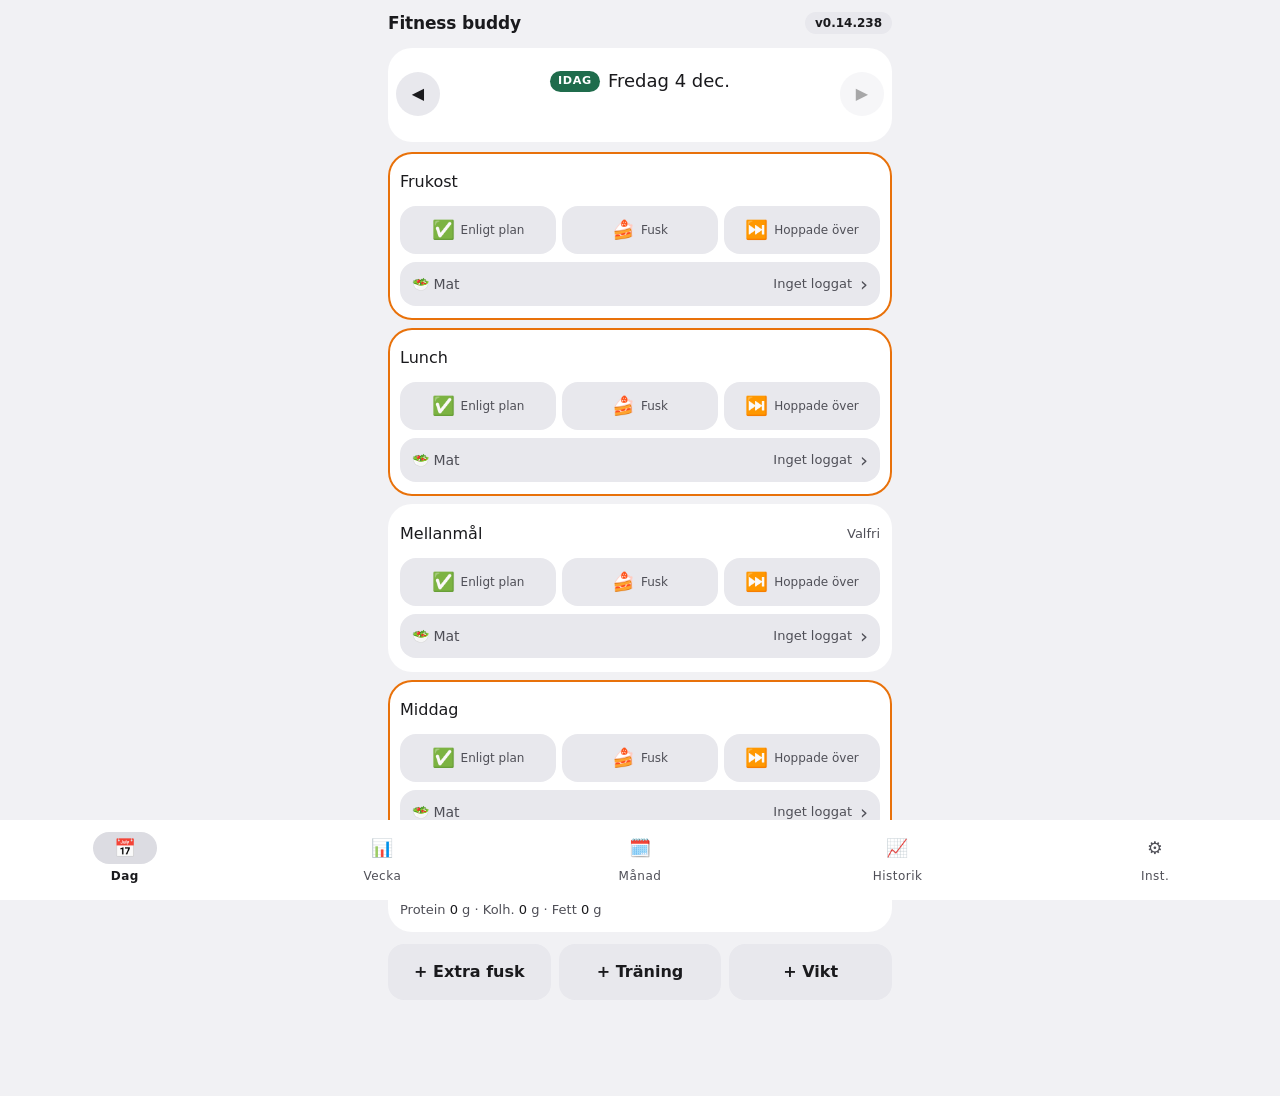
<file: index.html>
<!doctype html>
<html lang="sv">
<head>
  <meta charset="utf-8">
  <meta name="viewport" content="width=device-width, initial-scale=1, maximum-scale=1, viewport-fit=cover">
  <meta http-equiv="Content-Security-Policy" content="default-src 'none'; script-src 'self'; style-src 'self'; connect-src 'none'; img-src 'self'; manifest-src 'self'; worker-src 'self'; object-src 'none'; base-uri 'none'; form-action 'none'; require-trusted-types-for 'script'">
  <meta name="referrer" content="no-referrer">
  <meta name="color-scheme" content="light dark">
  <meta name="theme-color" content="#f1f1f4" media="(prefers-color-scheme: light)">
  <meta name="theme-color" content="#0e0e10" media="(prefers-color-scheme: dark)">
  <title>Fitness buddy</title>
  <link rel="manifest" href="manifest.webmanifest">
  <link rel="icon" href="icons/icon.svg">
  <link rel="apple-touch-icon" href="icons/icon-180.png">
  <link rel="stylesheet" href="styles.css">
</head>
<body>
  <div id="status" role="status" aria-live="polite"></div>
  <header class="topbar">
    <span class="brand">Fitness buddy</span>
    <span id="version" class="version" aria-label="Appversion"></span>
  </header>
  <main id="app"></main>
  <nav class="tabbar" aria-label="Vyer">
    <a class="tab" href="#today" data-view="today"><span aria-hidden="true">📅</span>Dag</a>
    <a class="tab" href="#week" data-view="week"><span aria-hidden="true">📊</span>Vecka</a>
    <a class="tab" href="#history" data-view="history"><span aria-hidden="true">🗓️</span>Månad</a>
    <a class="tab" href="#trend" data-view="trend"><span aria-hidden="true">📈</span>Historik</a>
    <a class="tab" href="#settings" data-view="settings"><span aria-hidden="true">⚙️</span>Inst.</a>
  </nav>
  <!-- In-app manual (Inställningar → Hjälp), cloned by helpCard() in views/settings.js. Same text as docs/MANUAL.md – change both together. -->
  <template id="help-tpl">
    <section class="card help">
      <h2>Hjälp</h2>
      <details><summary>Kom igång</summary>
        <p>Vanorna är huvudsaken: tryck ✅ Enligt plan, 🍰 Fusk eller ⏭️ Hoppade över på varje måltid i Idag. Kalorierna är ett stöd när du vill räkna på dina basmåltider.</p>
        <p>Under Inställningar → Vanor skriver du din plan (visas överst i Idag), sätter gränsen för en lyckad dag och ändrar måltider och orsaker.</p>
        <p>Flyttar du från Följ planen: se Flytta från Följ planen nedan.</p>
      </details>
      <details><summary>Varför din data är säker här</summary>
        <p>Här finns vikt, vanor, vad du äter och hur ofta du fuskar. Sådant ska inte hamna hos ett företag, en annonsör eller en hackare.</p>
        <p>Ingen server att hacka. De flesta stora läckor sker när ett företags databas med miljontals användares uppgifter hackas. Här finns ingen sådan databas: din data finns bara i din telefon. Den som vill åt den måste komma åt just din telefon.</p>
        <p>Inget att sälja. Många gratisappar – och även betalappar – tjänar pengar på din data eller delar den med partner för annonser och analys. Den här appen har inget konto, ingen analys, ingen reklam och inga spårare. Webbläsaren spärrar dessutom tekniskt alla anrop ut, så datan kan inte skickas iväg ens av misstag.</p>
        <p>Låst backup. Backup-filen krypteras med AES-256 och ditt lösenord. Lägger du den i molnet ser molntjänsten bara obegriplig data.</p>
        <p>Öppen kod. All kod ligger öppet på GitHub och kan granskas av vem som helst.</p>
        <p>Ärligt: inget är 100 % säkert. Det som återstår är din egen telefon – lås den med kod och håll den uppdaterad – ett svagt backup-lösenord, och att appens kod på GitHub Pages inte ändras av någon obehörig. Men för den här sortens uppgifter finns inget säkrare praktiskt sätt än att de aldrig lämnar telefonen.</p>
      </details>
      <details><summary>Vanor</summary>
        <p>Tomma måltider visas som en rad – tryck på raden för att se knapparna och Mat. Tryck på utfallet för måltiden. Tryck igen på samma för att ta bort det.</p>
        <p>Vid 🍰 Fusk: välj en orsak (t.ex. Utemat eller Sug) och skriv gärna en kort anteckning. Vid Snacks eller Utemat kan du välja hur mycket (t.ex. Lite ≈ 250, en Magnum) – då loggas kcal i måltiden. Tryck igen för att ta bort.</p>
        <p>Ifyllda måltider visas hopfällda som en rad (val, rätt och kcal) – tryck på raden för att ändra. 🍰 Fusk utan orsak hålls öppen tills orsaken är vald.</p>
        <p>+ Extra fusk loggar snacks mellan måltiderna. Välj direkt hur mycket: Lite ≈ 250 · Mellan ≈ 500 · Mycket ≈ 950 – då sparas det och kortet fälls ihop. Vill du ange exakt vad det var trycker du på + Välj vara eller rätt och väljer i samma meny som för mat (t.ex. chips eller en kanelbulle). Tryck på raden för att ändra.</p>
        <p>Följsamhet = följda måltider delat med följda + fusk. Hoppade över räknas inte. En dag är lyckad när den når din gräns (80 % från start). 🔥 visar lyckade dagar i rad.</p>
      </details>
      <details><summary>Träning</summary>
        <p>Tryck + Träningspass och välj typ. Push, Pull och Ben kan kombineras – Push + Pull räknas som ett pass. Löpning och Intervaller loggas med sträcka (km) och tid (t.ex. 28:30).</p>
        <p>Ett sparat pass visas som en rad. Tryck på den för att ta bort passet.</p>
        <p>Under Inställningar → Träning ändrar du passtyperna och sätter mål per vecka. Målen syns på knappen i Idag och i Vecka.</p>
      </details>
      <details><summary>Mat och kalorier</summary>
        <p>Tryck på kalorikortet överst i Idag för att se allt du ätit i dag: en rad per vara eller rätt med mängd, måltider, kcal och protein/kolhydrater/fett. Samma sak från flera måltider slås ihop, t.ex. *Proteinpudding ×2 · frukost, mellanmål*. En rätt (▾) fälls ut till sina ingredienser med mängd och kcal för det du ätit. 📋 Kopiera för kontroll med AI längst ner delar dagen som text (eller kopierar den) – klistra in i t.ex. Gemini, så räknar den på samma dag och jämför med appens siffror.</p>
        <p>Under varje måltid finns en hopfälld rad 🍽 Mat. Fäll ut den och tryck + Lägg till mat. När mat är loggad visar raden ✅ Mat och dagens kcal för måltiden.</p>
        <p>Svep åt vänster eller höger för att byta mellan Senaste, Varor, Rätter och Snabbval.</p>
        <p>Under Varor söker du, t.ex. mjölk. Välj variant (Lätt, Mellan …) och mängd. Den naturliga enheten är förvald (st, skiva, bit eller dl); fasta varor kan också anges i gram och drycker i dl eller ml. Byter du enhet räknas talet om, och raden visar t.ex. &quot;2 st (90 g) · 150 kcal&quot;. Mått är ungefärliga. Visa fler söker i hela Livsmedelsverkets lista.</p>
        <p>Har du ätit varan eller rätten förut är mängden redan ifylld med det du valde senast (står under Senast) – oftast räcker det att trycka Lägg till.</p>
        <p>Snabbval: när du inte vet exakt. Hemmagjort: Lätt ≈ 450, Standard ≈ 650, Tung ≈ 850 kcal. Utemat: Lätt ≈ 700, Standard ≈ 1 000, Tung ≈ 1 400 kcal. Frukost: Lätt ≈ 250, Standard ≈ 400, Tung ≈ 650 kcal. Ett tryck loggar. Tar du Lätt när du äter ute kan måltiden ändå vara ✅ enligt plan – du väljer själv. Egen uppskattning: fyll i kcal, och gärna protein, kolhydrater och fett, när du redan vet ungefär vad rätten innehåller. Den sparas under Senaste. Tips: fotografera tallriken och be AI:n i telefonen (t.ex. Gemini eller Apple Intelligence) uppskatta värdena. Det blir aldrig exakt från en bild, men ofta nära nog – och närmare än en schablon, eftersom det gäller just din tallrik.</p>
        <p>Schabloner: vanliga varor och rätter har ett ungefärligt värde. Ange antal eller vikt. Vill du ha exakta värden lägger du in varan under Egna produkter.</p>
        <p>burk avr. betyder avrunnen vikt: en burk kidneybönor är 400 g med spad men ca 230 g bönor – det är bönorna som räknas.</p>
        <p>Under Senaste loggar du något du ätit förut med ett tryck, eller bockar i flera och trycker Lägg till. Har en måltid exakt samma varor som senast den var ✅ enligt plan (mängden spelar ingen roll) och du inte valt något än, fylls ✅ i direkt. Kopiera maten från igår fyller en tom dag med gårdagens mat.</p>
        <p>Markera flera: håll fingret på en matpost tills den blir markerad och tryck på fler. Kopiera lägger in dem på en annan dag (samma måltid och mängd), Radera tar bort dem. Ångra finns direkt efteråt. ✕ eller Bakåt avslutar.</p>
        <p>Tryck på en post för att ändra mängd, flytta den till en annan måltid eller ta bort den.</p>
        <p>Det finns inget kalorimål från start – appen visar bara dagens summa. Vill du ha ett mål sätter du det under Inställningar → Kalorier → Kalorimål (tomt = inget mål), och likaså valfria mål för protein och kolhydrater.</p>
      </details>
      <details><summary>Rätter</summary>
        <p>Bygg dina egna rätter under Inställningar → Kalorier → Mina rätter → + Ny rätt. Lägg till ingredienserna i gram (råvikt).</p>
        <p>Välj Per portion om receptet gäller en portion, eller Hel sats och antal portioner, t.ex. köttfärssås på 500 g nötfärs delat på 5.</p>
        <p>Väg gärna hela den färdiga rätten och fyll i färdig vikt – då kan du logga i gram, det blir exaktast.</p>
        <p>Logga under Lägg till mat → Rätter: portioner (½, 1, 2 …), andel av satsen (t.ex. 1/5) eller gram av färdig rätt.</p>
        <p>Spara en måltid som rätt: fäll ut 🍽 Mat och tryck +🍲 Spara som rätt, t.ex. frukost med 100 g yoghurt och 100 g granola. Ge rätten ett namn och spara.</p>
        <p>Ändrar du en rätt senare påverkas inte dagar som redan är loggade.</p>
      </details>
      <details><summary>Egna produkter och sökord</summary>
        <p>Saknas en vara: lägg in den under Egna produkter med kcal, protein, kolhydrater och fett per 100 g från förpackningen, och gärna ett mått (t.ex. 1 st = 40 g).</p>
        <p>Ändra en produkt med ✎. Dagar som redan är loggade påverkas inte.</p>
        <p>Hittar sökningen inte det du menar: välj varan och tryck Spara eget sökord. Ordet visar sedan varan först.</p>
      </details>
      <details><summary>Byta dag</summary>
        <p>Använd ◀ ▶ eller svep åt vänster/höger. Tryck på datumet, ↩ Till idag eller fliken Idag för att gå tillbaka till idag.</p>
        <p>Bakåt stänger det som är öppet (Lägg till, en rätt, en dialog) och går sedan tillbaka genom flikarna du besökt. Appen stängs först där du började. Bakåt byter inte dag.</p>
        <p>🗑 Rensa dagen tar bort dagens vanor, mat, pass och vikt. Ångra finns några sekunder efteråt.</p>
      </details>
      <details><summary>Vikt</summary>
        <p>Tryck + Vikt längst ner i Idag och dra reglaget (± 0,1 per steg), gärna på morgonen. Tryck på vikten igen för att ändra den, eller Ta bort för att ta bort den (Ångra finns några sekunder). Trenden räknas på 7-dagars medel, så enskilda dagar spelar liten roll.</p>
        <p>Viktmål: under Inställningar → Kalorier → Viktmål fyller du i takt per vecka (krävs) och om du vill en målvikt, t.ex. 0,5 kg/vecka mot 95 kg. Takten anges i kg eller i procent av vikten (procent följer vikten när den sjunker). Kalorimålet är det du faktiskt gör av med – räknat ur maten du loggar och hur vikten ändras över tid – minus underskottet för takten, så det justeras efter hur det går i praktiken. Prognosen visar när du når målvikten. Takten får vara högst 1 % av din vikt per vecka (vid 80 kg alltså 0,8 kg). Gränsen räknar med att vikten sjunker, så 1 % blir lite mindre för varje vecka. Målet, takten och takten de senaste 4 veckorna visas i Historik och i Vecka. Prognosen räknar ut från din faktiska vikttrend (senaste 4 veckorna, minst 4 vägningar under 10 dagar) när du sannolikt når målet, visar målets takt och ditt utfall i kg per vecka, och säger om du är ✅ i fas (inom en vecka), 🚀 före, ⚠️ efter eller om trenden går åt fel håll. Takten räknas också om till ungefär kcal per dag (1 kg ≈ 7 700 kcal). Samma räkning visas i grönt under vikten i Vecka, Månad och Historik: viktförändringen som ungefärligt kaloriunderskott (eller överskott) per dag.</p>
        <p>Total förbrukning (Historik): appen räknar ut hur mycket du gör av med per dag, från vad du loggat och hur vikten ändrats de senaste 4 veckorna. De 3 första dagarna efter att du började logga räknas inte, eftersom vikten då mest faller av vätska. Den räknas annars från första dagen men visas som ett intervall tills datan räcker. Kvaliteten (0–100 %) avgörs av datan själv: hur mycket vikten brusar, hur många dagar du loggat, om resultatet är rimligt och om veckorna stämmer med varandra. Loggar du all mat och väger dig minst 3 gånger i veckan når den 100 % efter 2–4 veckor; slarvar du sjunker den, och appen säger vad som drar ner. Med ett viktmål visas också ungefär hur mycket du ska äta per dag för takten.</p>
        <p>Idag visar dagens kalorier mot kalorimålet (ditt sparade mål, annars det appen räknar fram när förbrukningen är säker) och protein och kolhydrater mot målen om du sparat sådana. Kalorimål, viktmål, prognos och förbrukning finns under Vecka, Historik och Inställningar. Där står också vad ditt kalorimål betyder: hur mycket du gör av med och ungefär hur många kg i veckan du går ner eller upp med målet.</p>
        <p>Utan viktmål visar Idag under dagens kalorier (när kvaliteten är minst 25 %) vad som håller vikten och knappar för att välja mål direkt: gå ner 0,25, 0,5 eller 1 kg eller 1 % per vecka (bara val som är högst 1 % av din vikt). Tryck på valt mål igen för att ta bort det.</p>
        <p>Bara vanor: under Inställningar → Vanor → Vad följer du? väljer du Vanor och kalorier (standard) eller Bara vanor. Med Bara vanor visar Idag bara ✅ 🍰 ⏭️ för varje måltid, utan mat och kalorier, och en måltid räknas som ifylld när du valt vana. Maten du redan loggat finns kvar.</p>
        <p>Komplett dag: bara kompletta dagar räknas i förbrukning och kalorisummor. En dag är komplett när varje måltid har mat eller är markerad ⏭️ Hoppade över, den har minst 800 kcal och är slut (idag räknas inte). ✅ eller 🍰 utan mat räcker inte – då har du ätit men inte loggat. Under Inställningar → Vanor → Måltider väljer du för varje måltid Krävs eller Valfri. En valfri måltid, t.ex. Mellanmål, behöver inte fyllas i. I Idag har krävda måltider som behöver fyllas i en orange ram; det gäller måltider som saknar mat och ⏭️, Har du valt vana men inte lagt till mat står ○ Lägg till mat (kcal) – vanan är ifylld, men maten behövs för kalorierna. Valfri står på tomma valfria. Lägger du till en ny måltid krävs den bara från dagen du börjar använda den. Alla kalorisnitt i appen räknar bara kompletta dagar. Använd snabbvalen när du inte vet exakt. Idag säger vad som saknas, och i Vecka markeras dagar som inte räknas med ○ (dagar med vanor men utan mat visas som &quot;ingen mat ○&quot;). Har du inte vägt dig på 4 dagar påminner Idag om det.</p>
        <p>Vecka: viktkortet har ett diagram över förra och denna vecka: staplar för kcal per dag (ljusare = räknas inte), vikten som linje och en streckad linje för vad som håller vikten (och kalorimålet om du har ett). Kalorisnittet räknar bara kompletta dagar, och bredvid står hur många av dagarna med mat som var kompletta. Under kalorierna står veckans summa mot kalorimålet och mot förbrukningen.</p>
        <p>Prognos i diagrammet (Vecka och Månad): från senaste vägningen går en streckad linje till periodens slut med vikten du väntas ha, t.ex. &quot;prognos 111,0 kg 29/11&quot;. Den räknas bara ur hur det har gått: trenden i dina vägningar de senaste 14 dagarna (28 dagar om du väger dig glest, minst 3 vägningar), plus hur varje veckodag brukar ligga över eller under trenden (t.ex. högre på måndagar). Veckodagsmönstret tas ur de senaste 6 veckorna och dämpas när en veckodag har få vägningar. Trenden räknas som högst 1 % av vikten per vecka, upp eller ner, så att några snabba dagar i början (ofta vätska) inte ger en orimlig prognos. Den breda, svaga linjen är prognosen som den såg ut när perioden började – jämför med din viktlinje för att se om du ligger före eller efter (&quot;väntat vid start&quot;). Den visas bara när du vägt dig minst 3 gånger under de 14 dagarna före perioden (senast 7 dagar före), även för äldre veckor och månader. Maten du loggar och ditt mål påverkar inte prognosen.</p>
        <p>Kalorisumma: Vecka och Månad (kortet Träning och kcal) visar veckans och månadens summa mot kalorimålet, mot förbrukningen och vad vikten säger (minus = underskott).</p>
      </details>
      <details><summary>Flikarna Dag, Vecka, Månad och Historik</summary>
        <p>Vecka: vikten (senaste vägningen mot samma veckodag veckan innan, på Dag den visade dagen mot samma dag veckan innan, och utfall mot veckomålet, med minikurva), följsamhet, fusk och vanligaste orsak, dag för dag (vanor, pass, kcal, vikt – tryck för att öppna dagen), träning mot målen och kalorisnitt.</p>
        <p>Historik (historik och mål över hela tiden): vikten (7-dagars medel) och förändringen senaste 4 veckorna, en större viktkurva, viktmålet med prognos och Om trenden håller: vikten om 1, 3 och 6 månader räknat på utfallet de senaste 4 veckorna (🎯 = målvikten nådd). Har du målvikt utan datum står det tydligt när du når den, t.ex. &quot;🎯 100 kg ≈ 13 maj 2027&quot;. Kortet Total förbrukning visar förbrukningen och kcal för viktmålet bredvid varandra. Viktkortet visar också följsamhet 7 och 30 dagar och streaks.</p>
        <p>Månad: senaste vägningen i månaden mot samma veckodag 4 veckor (28 dagar) innan, som Vecka (tisdag mot tisdag; saknas vägning den dagen används den närmaste inom tre dagar, annars den närmaste förra månaden) (med minikurva), sedan månadskalendern färgad efter följsamhet med markering för vägning och träning, sedan månadens vanor som i Vecka (följsamhet, 🍰 fusk, vanligaste orsak), och sist träning mot målen för månaden (veckomålet räknat på månadens dagar, t.ex. 14/17), kcal-snitt (kompletta dagar) med ändringen mot förra månaden (mer i rött) och kalorisumma. Sist en tabell vecka för vecka med månadens veckor med senaste veckan överst (senaste vägningen och ändringen mot samma veckodag veckan innan, följsamhet, fusk, pass, kcal/dag med ändringen mot veckan innan – mer i rött; tryck för att öppna veckan).</p>
        <p>Vecka och Månad har ett diagram för perioden: kcal per dag som staplar och vikten som linje. Vecka jämför enskilda vägningar, Historik 7-dagars medel. Kcal/dag under vikten i Vecka räknas bara på veckans egna vägningar.</p>
      </details>
      <details><summary>Kortordning</summary>
        <p>Under Inställningar → Utseende → Kortordning väljer du ordningen på korten i Dag, Vecka, Månad och Historik. ↑ ↓ flyttar, ● visas, ○ döljer. Återställ ger standardordningen tillbaka, för en vy eller för alla vyer längst ner.</p>
      </details>
      <details><summary>Språk och mått</summary>
        <p>Appen är på svenska från början. Byt språk under Inställningar → Allmänt → Språk. Din data är densamma på båda språken.</p>
        <p>Måttsystem: metriskt (g, dl, kg, km) eller imperial (oz, cup, fl oz, lb, mi). Metriskt är förvalt; byt under Inställningar → Allmänt → Språk och mått. Bara visningen ändras; allt sparas som förut. Matskedar, teskedar och styck är desamma i båda.</p>
        <p>Livsmedelsnamn från Livsmedelsverkets hela lista (Visa fler) är alltid på svenska; vanliga varor, snabbval och hela appen är översatta.</p>
      </details>
      <details><summary>Flytta från Följ planen</summary>
        <p>Öppna Följ planen → Inställningar → Data → Spara backup-fil.</p>
        <p>Öppna Fitness buddy → Inställningar → Allmänt → Data → Läs in backup-fil och välj filen (eller klistra in filens innehåll under Klistra in text).</p>
        <p>Kontrollera sammanfattningen och tryck Lägg till. Vanor, orsaker, anteckningar, vägningar, träningspass, plan och mål följer med. Måltider med samma namn slås ihop. Inget du redan har i Fitness buddy tas bort – Ångra finns direkt efteråt.</p>
      </details>
      <details><summary>Backup och flytt</summary>
        <p>Under Data: tryck Spara backup-fil. Filen heter t.ex. simple-nutrition-2026-11-09.txt och hamnar bland hämtade filer.</p>
        <p>Appen påminner om backup varje månad (eller vecka). Ändra under Data → Påminn om backup.</p>
        <p>För att läsa tillbaka: tryck Läs in backup-fil, kontrollera sammanfattningen och tryck Ersätt. All nuvarande data ersätts – Ångra finns direkt efteråt.</p>
        <p>Går det inte att välja filen: öppna Klistra in text och klistra in filens innehåll.</p>
        <p>Filen innehåller all din data och låses alltid med din kod (se nedan).</p>
        <p>Backup-filen låses alltid med din kod: 16 slumpade tecken som appen skapar åt dig första gången den startas och sparar på enheten. Vill du hellre använda en egen kod (t.ex. samma i alla dina appar) trycker du Välj egen kod – den måste ha minst 16 tecken med stor och liten bokstav, siffra och specialtecken, samma krav som den skapade. Backup sparas med ett tryck. Under Inställningar → Data finns Din kod: Visa, Kopiera och Ny kod. Spara koden i din lösenordshanterare – på en ny telefon (eller efter Radera all data) behöver du den för att öppna en backup. Läser du in en backup med en annan kod används den koden sedan för nya backuper. Ny kod gör att gamla backup-filer bara öppnas med den gamla koden (Ångra finns). Appen samlar ingen data – koden är bara en nyckel som skyddar dina backuper.</p>
        <p>Filen beskriver sitt eget format och har ett exempel, så den går att ändra för hand och läsa in igen.</p>
      </details>
      <details><summary>Installera som app</summary>
        <img class="shot" src="docs/manual/install-android.png" alt="Android: Chrome-menyn ⋮ → Installera app" width="390" loading="lazy">
        <p>Android (Chrome): öppna appens länk, tryck ⋮ uppe till höger och välj Installera app.</p>
        <img class="shot" src="docs/manual/install-ios.png" alt="iPhone: Safari → Dela → Lägg till på hemskärmen" width="390" loading="lazy">
        <p>iPhone (Safari): öppna länken i Safari, tryck Dela (rutan med pilen) och välj Lägg till på hemskärmen → Lägg till.</p>
        <p>Installerad fungerar appen som en vanlig app, även utan nät.</p>
      </details>
      <details><summary>Integritet och källa</summary>
        <p>Appen gör inga anrop – ingen server, ingen analys, inget konto. All data finns bara i den här webbläsaren.</p>
        <p>Näringsvärdena kommer från Livsmedelsverkets livsmedelsdatabas och finns inbyggda i appen.</p>
      </details>
    </section>
  </template>
  <template id="help-tpl-en">
    <section class="card help">
      <h2>Help</h2>
      <details><summary>Get started</summary>
        <p>Habits come first: tap ✅ On plan, 🍰 Cheat or ⏭️ Skipped for each meal in Today. Calories are a support when you want to count your basic meals.</p>
        <p>Under Settings → Habits you write your plan (shown at the top of Today), set the limit for a successful day and change meals and reasons.</p>
        <p>Moving from Follow the plan: see Move from Follow the plan below.</p>
      </details>
      <details><summary>Why your data is safe here</summary>
        <p>This app holds your weight, habits, what you eat and how often you cheat. That should not end up with a company, an advertiser or a hacker.</p>
        <p>No server to hack. Most big leaks happen when a company's database with millions of users' data is hacked. There is no such database here: your data is only in your phone. Anyone who wants it has to get into your particular phone.</p>
        <p>Nothing to sell. Many free apps – and paid ones too – make money from your data or share it with partners for ads and analytics. This app has no account, no analytics, no ads and no trackers. The browser also technically blocks every request out, so the data cannot be sent anywhere, not even by mistake.</p>
        <p>Locked backup. The backup file is encrypted with AES-256 and your password. If you put it in the cloud, the cloud service only sees unreadable data.</p>
        <p>Open code. All the code is public on GitHub and can be reviewed by anyone.</p>
        <p>Honestly: nothing is 100 % safe. What remains is your own phone – lock it with a code and keep it updated – a weak backup password, and that the app's code on GitHub Pages is not changed by someone unauthorised. But for this kind of data there is no safer practical way than never letting it leave the phone.</p>
      </details>
      <details><summary>Habits</summary>
        <p>Empty meals are shown as one line – tap the line to see the buttons and Food. Tap the outcome for the meal. Tap the same one again to remove it.</p>
        <p>With 🍰 Cheat: choose a reason (e.g. Eating out or Craving) and add a short note if you like. With Snacks or Eating out you can choose how much (e.g. A little ≈ 250, a Magnum) – the kcal are then logged in the meal. Tap again to remove.</p>
        <p>Filled-in meals are folded into one line (choice, dish and kcal) – tap the line to change it. 🍰 Cheat without a reason stays open until a reason is chosen.</p>
        <p>+ Extra cheat logs snacks between meals. Choose how much right away: A little ≈ 250 · Medium ≈ 500 · A lot ≈ 950 – it is saved and the card folds. To enter exactly what it was, tap + Choose food or dish and pick from the same menu as for food (e.g. crisps or a cinnamon bun). Tap the line to change it.</p>
        <p>Adherence = followed meals divided by followed + cheats. Skipped does not count. A day is successful when it reaches your limit (80 % to start with). 🔥 shows successful days in a row.</p>
      </details>
      <details><summary>Training</summary>
        <p>Tap + Workout and choose a type. Push, Pull and Legs can be combined – Push + Pull counts as one session. Running and Intervals are logged with distance (km) and time (e.g. 28:30).</p>
        <p>A saved workout is shown as a line. Tap it to delete the workout.</p>
        <p>Under Settings → Training you change the workout types and set goals per week. The goals show on the button in Today and in Week.</p>
      </details>
      <details><summary>Food and calories</summary>
        <p>Tap the calorie card at the top of Today to see everything you ate today: one row per food or dish with amount, meals, kcal and protein/carbs/fat. The same thing from several meals is merged, e.g. *Protein pudding ×2 · breakfast, snack*. A dish (▾) unfolds to its ingredients with the amount and kcal you ate. 📋 Copy to check with AI at the bottom shares the day as text (or copies it) – paste it into e.g. Gemini, and it works out the same day and compares with the app's numbers.</p>
        <p>Under each meal there is a folded line 🍽 Food. Open it and tap + Add food. When food is logged the line shows ✅ Food and the meal's kcal for the day.</p>
        <p>Swipe left or right to switch between Recent, Foods, Dishes and Quick picks.</p>
        <p>Under Foods you search, e.g. milk. Choose a variant (Light, Medium …) and an amount. The natural unit is preselected (pc, slice, piece or dl); solid foods can also be entered in grams and drinks in dl or ml. If you change unit the number is converted, and the line shows e.g. &quot;2 pc (90 g) · 150 kcal&quot;. Measures are approximate. Show more searches the whole Swedish Food Agency list (names in Swedish).</p>
        <p>If you have eaten the food or dish before, the amount is already filled in with what you chose last time (shown under Last time) – usually it is enough to tap Add.</p>
        <p>Quick picks: when you do not know exactly. Home-made: Light ≈ 450, Standard ≈ 650, Heavy ≈ 850 kcal. Eating out: Light ≈ 700, Standard ≈ 1,000, Heavy ≈ 1,400 kcal. Breakfast: Light ≈ 250, Standard ≈ 400, Heavy ≈ 650 kcal. One tap logs it. If you pick Light when eating out the meal can still be ✅ on plan – you decide. Own estimate: fill in kcal, and preferably protein, carbs and fat, when you already know roughly what the dish contains. It is saved under Recent. Tip: photograph the plate and ask the AI on your phone (e.g. Gemini or Apple Intelligence) to estimate the values. It is never exact from a photo, but often close enough – and closer than a standard estimate, since it is about your plate.</p>
        <p>Standard estimates: common foods and dishes have an approximate value. Enter a number or a weight. If you want exact values, add the food under Own products.</p>
        <p>can drained means drained weight: a can of kidney beans is 400 g with liquid but about 230 g beans – it is the beans that count.</p>
        <p>Under Recent you log something you have eaten before with one tap, or tick several and tap Add. If a meal has exactly the same foods as the last time it was ✅ on plan (the amounts do not matter) and you have not chosen anything yet, ✅ is filled in right away. Copy yesterday's food fills an empty day with yesterday's food.</p>
        <p>Select several: hold your finger on a food entry until it is selected and tap more. Copy adds them to another day (same meal and amount), Delete removes them. Undo is available right afterwards. ✕ or Back ends.</p>
        <p>Tap an entry to change the amount, move it to another meal or delete it.</p>
        <p>There is no calorie goal to start with – the app just shows the day's total. If you want a goal, set it under Settings → Calories → Calorie goal (empty = no goal), and likewise optional goals for protein and carbs.</p>
      </details>
      <details><summary>Dishes</summary>
        <p>Build your own dishes under Settings → Calories → My dishes → + New dish. Add the ingredients in grams (raw weight).</p>
        <p>Choose Per portion if the recipe is for one portion, or Whole batch and the number of portions, e.g. bolognese with 500 g beef mince split into 5.</p>
        <p>Ideally weigh the whole cooked dish and fill in the cooked weight – then you can log in grams, which is most exact.</p>
        <p>Log under Add food → Dishes: portions (½, 1, 2 …), share of the batch (e.g. 1/5) or grams of the cooked dish.</p>
        <p>Save a meal as a dish: open 🍽 Food and tap +🍲 Save as dish, e.g. breakfast with 100 g yoghurt and 100 g granola. Give the dish a name and save.</p>
        <p>If you change a dish later, days already logged are not affected.</p>
      </details>
      <details><summary>Own products and search words</summary>
        <p>If a food is missing: add it under Own products with kcal, protein, carbs and fat per 100 g from the package, and preferably a measure (e.g. 1 pc = 40 g).</p>
        <p>Edit a product with ✎. Days already logged are not affected.</p>
        <p>If the search does not find what you mean: choose the food and tap Save your own search word. The word then shows that food first.</p>
      </details>
      <details><summary>Change day</summary>
        <p>Use ◀ ▶ or swipe left/right. Tap the date, ↩ Back to today or the Today tab to go back to today.</p>
        <p>Back closes what is open (Add, a dish, a dialog) and then goes back through the tabs you have visited. The app closes only where you started. Back does not change day.</p>
        <p>🗑 Clear the day removes the day's habits, food, workouts and weight. Undo is available for a few seconds afterwards.</p>
      </details>
      <details><summary>Weight</summary>
        <p>Tap + Weight at the bottom of Today and drag the slider (± 0.1 per step), ideally in the morning. Tap the weight again to change it, or Delete to remove it (Undo is available for a few seconds). The trend uses a 7-day average, so single days matter little.</p>
        <p>Weight goal: under Settings → Calories → Weight goal you enter a pace per week (required) and optionally a goal weight, e.g. 0.5 kg/week towards 95 kg. The pace is in kg or in percent of your weight (percent follows your weight as it drops). The calorie goal is what you actually burn – calculated from the food you log and how your weight changes over time – minus the deficit for the pace, so it adjusts to how things go in practice. The forecast shows when you reach the goal weight. The pace may be at most 1 % of your weight per week (0.8 kg at 80 kg). The limit accounts for your weight dropping, so 1 % gets a little smaller every week. The goal, the pace and your pace over the last 4 weeks are shown in Trend and Week. The forecast uses your actual weight trend (last 4 weeks, at least 4 weigh-ins over 10 days) to work out when you will likely reach the goal, shows the goal's pace and your actual kg per week, and tells you whether you are ✅ on track (within a week), 🚀 ahead, ⚠️ behind or whether the trend is going the wrong way. The pace is also converted to roughly kcal per day (1 kg ≈ 7,700 kcal). The same calculation is shown in green under your weight in Week, History and Trend: the weight change as a rough calorie deficit (or surplus) per day.</p>
        <p>Total expenditure (Trend): the app calculates how much you burn per day from what you logged and how your weight changed over the last 4 weeks. The first 3 days after you started logging do not count, since weight then drops mostly from water. Otherwise it is calculated from day one but shown as a range until there is enough data. The quality (0–100 %) is decided by the data itself: how noisy the weight is, how many days you logged, whether the result is plausible and whether the weeks agree. Log all food and weigh yourself at least 3 times a week and it reaches 100 % after 2–4 weeks; if you slack it drops, and the app tells you what lowers it. With a weight goal it also shows roughly how much to eat per day for the pace.</p>
        <p>Today shows the day's calories against the calorie goal (your saved goal, otherwise the one the app works out once expenditure is reliable) and protein and carbs against their goals if you saved any. Calorie goal, weight goal, forecast and expenditure are under Week, History and Settings. There you also see what your calorie goal means: how much you burn and roughly how many kg a week you lose or gain at that goal.</p>
        <p>Without a weight goal Today shows under the day's calories (when quality is at least 25 %) what maintains your weight and buttons to pick a goal directly: lose 0.25, 0.5 or 1 kg or 1 % per week (only choices up to 1 % of your weight). Tap the chosen goal again to remove it.</p>
        <p>Habits only: under Settings → Habits → What do you track? choose Habits and calories (default) or Habits only. With Habits only, Today shows just ✅ 🍰 ⏭️ for each meal, without food and calories, and a meal counts as filled in once you choose a habit. Food you already logged is kept.</p>
        <p>Complete day: only complete days count in expenditure and calorie totals. A day is complete when every meal has food or is marked ⏭️ Skipped, it has at least 800 kcal and it is over (today does not count). ✅ or 🍰 without food is not enough – then you ate but did not log. Under Settings → Habits → Meals you choose Required or Optional for each meal. An optional meal, e.g. Snack, does not need to be filled in. On Today, required meals that need filling in get an orange border; this applies to meals without food or ⏭️, If you chose a habit but added no food it says ○ Add food (kcal) – the habit is done, but the food is needed for the calories. Optional is shown on empty optional ones. If you add a new meal it is only required from the day you start using it. All calorie averages in the app count only complete days. Use the quick picks when you do not know exactly. Today tells you what is missing, and Week marks days that do not count with ○ (days with habits but no food show as &quot;no food ○&quot;). If you have not weighed yourself for 4 days, Today reminds you.</p>
        <p>Week: the weight card has a chart of last and this week: bars for kcal per day (lighter = not counted), weight as a line and a dashed line for what maintains your weight (and the calorie goal if you have one). The calorie average counts only complete days, and next to it you see how many of the days with food were complete. Under the calories you see the week's total vs the calorie goal and vs expenditure.</p>
        <p>Forecast in the chart (Week and Month): from the latest weigh-in a dashed line runs to the end of the period with the weight you are expected to have, e.g. &quot;forecast 111.0 kg 29/11&quot;. It is based only on how things have gone: the trend in your weigh-ins over the last 14 days (28 days if you weigh yourself rarely, at least 3 weigh-ins), plus how each weekday usually sits above or below the trend (e.g. higher on Mondays). The weekday pattern comes from the last 6 weeks and is damped when a weekday has few weigh-ins. The trend is counted as at most 1 % of your weight per week, up or down, so a few fast days at the start (often water) do not give an unreasonable forecast. The wide, faint line is the forecast as it looked when the period started – compare it with your weight line to see if you are ahead or behind (&quot;expected at start&quot;). It is only shown when you weighed yourself at least 3 times in the 14 days before the period (the last one at most 7 days before), also for older weeks and months. The food you log and your goal do not affect the forecast.</p>
        <p>Calorie total: Week and History (the Workouts and kcal card) show the week's and month's total vs the calorie goal, vs expenditure and what the weight says (minus = deficit).</p>
      </details>
      <details><summary>Week, Trend and History</summary>
        <p>Week: the weight (the latest weigh-in vs the same weekday the week before, on Day the shown day vs the same day the week before, and actual vs the weekly goal, with a mini curve), adherence, cheats and most common reason, day by day (habits, workouts, kcal – tap to open the day), training against the goals and calorie average.</p>
        <p>Trend: the weight (7-day average) and the change over the last 4 weeks, a larger weight curve, the weight goal with forecast and If the trend holds: your weight in 1, 3 and 6 months based on the actual change over the last 4 weeks (🎯 = goal weight reached). With a goal weight but no date it says clearly when you reach it, e.g. &quot;🎯 100 kg ≈ 13 May 2027&quot;. The Total expenditure card shows expenditure and kcal for the weight goal side by side. Then a table week by week, latest week first (the latest weigh-in and the change from the same weekday the week before, adherence, cheats, workouts, kcal/day with the change from the week before – more in red; tap to open the week).</p>
        <p>History: the latest weigh-in this month vs the same weekday 4 weeks (28 days) before, like Week (Tuesday vs Tuesday; without a weigh-in that day, the nearest within three days, otherwise the nearest last month) (with a mini curve), adherence over 7 and 30 days and streaks in one card, then the month calendar coloured by adherence with marks for weigh-ins and training, then the month's habits as in Week (adherence, 🍰 cheats, most common reason), and last training against the goals for the month (the weekly goal scaled to the month's days, e.g. 14/17), kcal average (complete days) with the change vs last month (more in red) and calorie total.</p>
        <p>Week compares single weigh-ins, Trend 7-day averages.</p>
      </details>
      <details><summary>Card order</summary>
        <p>Under Settings → Appearance → Card order you choose the order of the cards in Today, Week, Trend and History. ↑ ↓ moves, ● shown, ○ hidden. Reset restores the default order, for one view or for all views at the bottom.</p>
      </details>
      <details><summary>Language and units</summary>
        <p>The app starts in Swedish. Change the language under Settings → General → Language. Your data is the same in both languages.</p>
        <p>Units: metric (g, dl, kg, km) or imperial (oz, cup, fl oz, lb, mi). Metric is preselected; change it under Settings → General → Language and units. Only the display changes; everything is stored as before. Tablespoons, teaspoons and pieces are the same in both.</p>
        <p>Food names from the Swedish Food Agency's full list (Show more) are in Swedish; the common foods, quick picks and the whole app are translated.</p>
      </details>
      <details><summary>Move from Follow the plan</summary>
        <p>Open Follow the plan → Settings → Data → Save backup file.</p>
        <p>Open Fitness buddy → Settings → General → Data → Restore backup file and choose the file (or paste the file's contents under Paste text).</p>
        <p>Check the summary and tap Add. Habits, reasons, notes, weigh-ins, workouts, plan and goals come along. Meals with the same name are merged. Nothing you already have in Fitness buddy is removed – Undo is available right afterwards.</p>
      </details>
      <details><summary>Backup and moving</summary>
        <p>Under Data: tap Save backup file. The file is called e.g. simple-nutrition-2026-11-09.txt and ends up among your downloads.</p>
        <p>The app reminds you to back up every month (or week). Change it under Data → Backup reminder.</p>
        <p>To restore: tap Restore backup file, check the summary and tap Replace. All current data is replaced – Undo is available right afterwards.</p>
        <p>If you cannot choose the file: open Paste text and paste the file's contents.</p>
        <p>The file contains all your data and is always locked with your code (see below).</p>
        <p>The backup file is always locked with your code: 16 random characters the app creates for you the first time it starts and stores on the device. If you would rather use your own code (e.g. the same in all your apps), tap Choose your own code – it needs at least 16 characters with upper and lower case, a digit and a special character, the same requirements as the created one. A backup takes one tap. Under Settings → Data you find Your code: Show, Copy and New code. Save the code in your password manager – on a new phone (or after Delete all data) you need it to open a backup. If you restore a backup with a different code, that code is used for new backups from then on. New code means old backup files open only with the old code (Undo is available). The app collects no data – the code is just a key that protects your backups.</p>
        <p>The file describes its own format and has an example, so it can be edited by hand and restored again.</p>
      </details>
      <details><summary>Install as an app</summary>
        <img class="shot" src="docs/manual/install-android-en.png" alt="Android: Chrome menu ⋮ → Install app" width="390" loading="lazy">
        <p>Android (Chrome): open the app link, tap ⋮ at the top right and choose Install app.</p>
        <img class="shot" src="docs/manual/install-ios-en.png" alt="iPhone: Safari → Share → Add to Home Screen" width="390" loading="lazy">
        <p>iPhone (Safari): open the link in Safari, tap Share (the box with the arrow) and choose Add to Home Screen → Add.</p>
        <p>Installed, the app works like a normal app, even offline.</p>
      </details>
      <details><summary>Privacy and source</summary>
        <p>The app makes no requests – no server, no analytics, no account. All data is only in this browser.</p>
        <p>The nutrition values come from the Swedish Food Agency's food database and are built into the app.</p>
      </details>
    </section>
  </template>
  <dialog id="weight-dialog" aria-labelledby="wd-title">
    <form method="dialog">
      <h2 id="wd-title">Vikt</h2>
      <p class="wd-val" id="wd-val" aria-live="polite"></p>
      <div class="wd-row">
        <button type="button" class="wd-step" id="wd-minus" aria-label="Minska 0,1">−</button>
        <input type="range" id="wd-range" step="0.1" aria-label="Vikt">
        <button type="button" class="wd-step" id="wd-plus" aria-label="Öka 0,1">+</button>
      </div>
      <p class="muted small">Väg dig gärna på morgonen. Trenden räknas på 7-dagars medel.</p>
      <div class="dlg-actions">
        <button type="submit" class="btn-text wd-del" id="wd-del" value="del" hidden>Ta bort</button>
        <button type="submit" class="btn-text" value="cancel">Avbryt</button>
        <button type="submit" class="btn-filled" value="ok">OK</button>
      </div>
    </form>
  </dialog>
  <dialog id="confirm-dialog" aria-labelledby="cd-title">
    <form method="dialog">
      <h2 id="cd-title">Radera all data?</h2>
      <p class="muted">All loggad mat, vikter och inställningar tas bort från den här enheten. Det går inte att ångra – spara en backup-fil först om du vill kunna få tillbaka den.</p>
      <div class="dlg-actions">
        <button type="submit" class="btn-text" value="cancel">Avbryt</button>
        <button type="submit" class="btn-danger" value="ok" id="cd-ok">Radera</button>
      </div>
    </form>
  </dialog>
  <dialog id="newcode-dialog" aria-labelledby="nk-title">
    <form method="dialog">
      <h2 id="nk-title">Byta kod?</h2>
      <p class="muted">Backup-filer du redan har sparat går bara att öppna med den gamla koden. Har du inte kvar den gamla koden blir de värdelösa. Spara en ny backup direkt efter bytet.</p>
      <div class="dlg-actions">
        <button type="submit" class="btn-text" value="cancel">Avbryt</button>
        <button type="submit" class="btn-danger" value="ok" id="nk-ok">Bara byt</button>
        <button type="submit" class="btn-filled" value="save" id="nk-save">Byt och spara backup</button>
      </div>
    </form>
  </dialog>
  <dialog id="discard-dialog" data-nolayer aria-labelledby="dd-title">
    <form method="dialog">
      <h2 id="dd-title">Släng ändringarna?</h2>
      <p class="muted">Rätten har ändringar som inte är sparade.</p>
      <div class="dlg-actions">
        <button type="submit" class="btn-text" value="cancel">Fortsätt redigera</button>
        <button type="submit" class="btn-danger" value="ok" id="dd-ok">Släng</button>
      </div>
    </form>
  </dialog>
  <dialog id="pw-dialog" aria-labelledby="pw-title">
    <form method="dialog" novalidate>
      <h2 id="pw-title">Spara backup-fil</h2>
      <p class="muted" id="pw-text"></p>
      <input type="text" id="pw-user" name="username" autocomplete="username" value="Simple nutrition backup" readonly tabindex="-1" aria-hidden="true" class="sr-only">
      <label class="field" id="pw-1-row"><span>Lösenord</span><input type="password" id="pw-1" name="password" maxlength="200" autocomplete="new-password" autocapitalize="none" autocorrect="off" spellcheck="false"></label>
      <label class="field" id="pw-2-row"><span>Upprepa lösenord</span><input type="password" id="pw-2" name="confirm-password" maxlength="200" autocomplete="new-password" autocapitalize="none" autocorrect="off" spellcheck="false"></label>
      <label class="check" id="pw-show-row"><input type="checkbox" id="pw-show" autocomplete="off"> Visa lösenord</label>
      <div class="pw-preview-row"><p class="pw-preview" id="pw-preview" aria-hidden="true" hidden></p><button type="button" class="btn-text" id="pw-copy" hidden>Kopiera</button></div>
      <button type="button" class="btn-text" id="pw-gen">Skapa slumpmässigt lösenord</button>
      <p class="muted small" id="pw-note" role="status"></p>
      <p class="muted small" id="pw-hint">Minst 16 tecken med stor och liten bokstav, siffra och specialtecken. Välj inte ett vanligt ord + årtal.</p>
      <p class="muted" id="pw-warn"></p>
      <p class="import-error small" id="pw-error" role="alert"></p>
      <div class="dlg-actions">
        <button type="button" class="btn-text" id="pw-cancel">Avbryt</button>
        <button type="submit" class="btn-filled" id="pw-ok">Spara krypterad</button>
      </div>
    </form>
  </dialog>
  <dialog id="import-dialog" aria-labelledby="imp-title">
    <form method="dialog">
      <h2 id="imp-title">Ersätta all data?</h2>
      <p id="imp-sum"></p>
      <p class="muted" id="imp-note">All nuvarande data i appen ersätts. Du kan ångra direkt efteråt.</p>
      <div class="dlg-actions">
        <button type="submit" class="btn-text" value="cancel">Avbryt</button>
        <button type="submit" class="btn-filled" value="ok" id="imp-ok">Ersätt</button>
      </div>
    </form>
  </dialog>
  <dialog id="backup-dialog" aria-labelledby="bk-title">
    <form method="dialog">
      <h2 id="bk-title">Dags för backup?</h2>
      <p id="bk-sum"></p>
      <p class="muted">All data finns bara på den här enheten. Påminnelsen ändrar du under Inställningar → Allmänt → Data.</p>
      <div class="dlg-actions">
        <button type="submit" class="btn-text" value="later" id="bk-later">Inte nu</button>
        <button type="submit" class="btn-filled" value="save" id="bk-ok">Spara backup</button>
      </div>
    </form>
  </dialog>
  <div id="snackbar" role="status" aria-live="polite" hidden><span id="snack-text"></span><button type="button" id="snack-action"></button></div>
  <script src="boot-guard.js"></script>
  <script src="theme.js"></script>
  <script src="i18n.js"></script>
  <script src="install.js" data-prefix="sn"></script>
  <script src="i18n-en.js"></script>
  <script src="version.js"></script>
  <script src="backup.js"></script>
  <script src="csv.js"></script>
  <script src="data/foods.js"></script>
  <script type="module" src="app.js"></script>
</body>
</html>
</file>
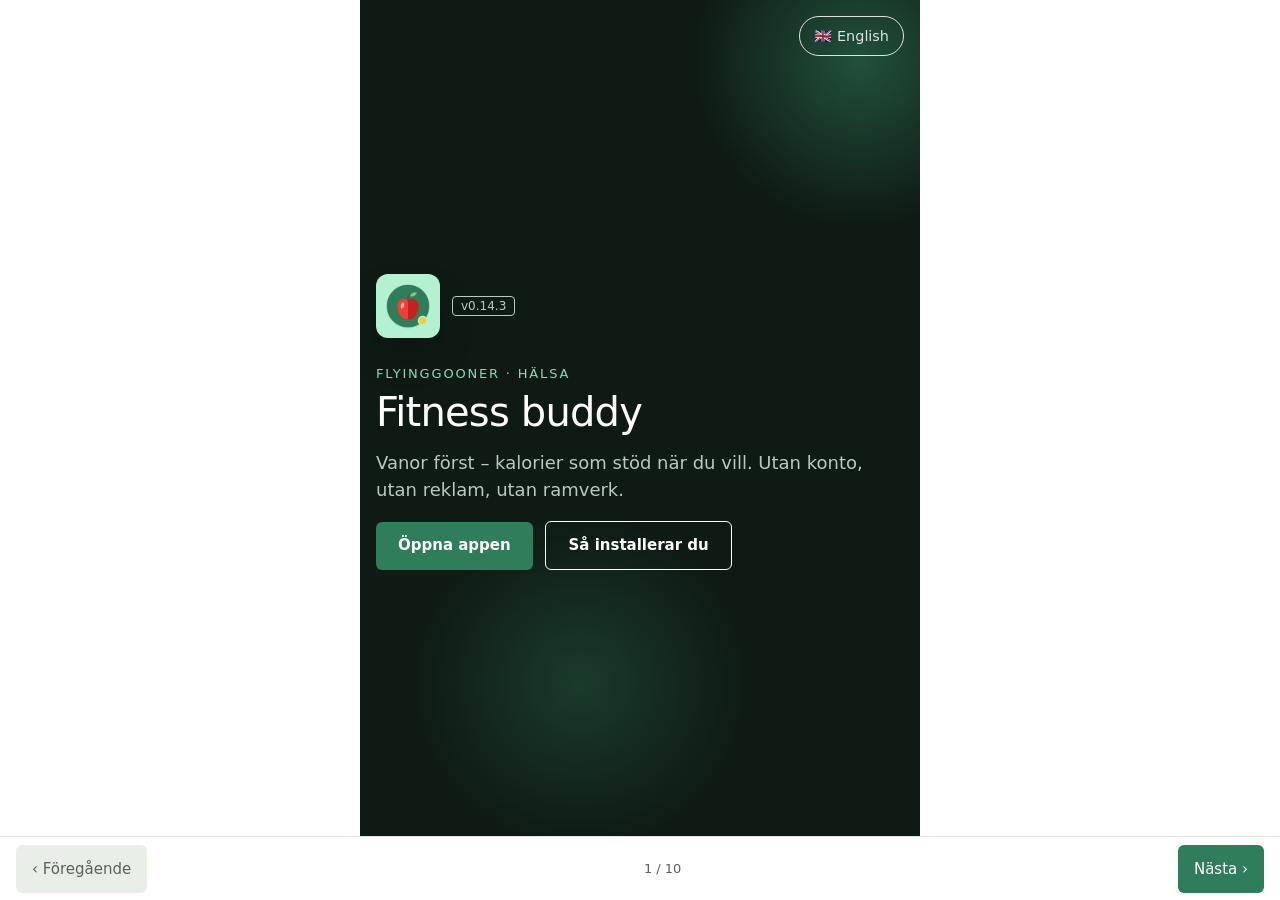
<file: docs/presentation.html>
<!doctype html>
<html lang="sv">
<head>
<meta charset="utf-8">
<meta name="viewport" content="width=device-width, initial-scale=1, viewport-fit=cover">
<meta http-equiv="Content-Security-Policy" content="default-src 'none'; script-src 'self'; style-src 'self'; require-trusted-types-for 'script'; img-src 'self'; manifest-src 'self'; worker-src 'self'; object-src 'none'; base-uri 'none'; form-action 'none'">
<meta name="referrer" content="no-referrer">
<meta name="color-scheme" content="light dark">
<meta name="theme-color" content="#0f1a15">
<link rel="icon" href="../icons/icon-192.png">
<title>Fitness buddy</title>
<link rel="stylesheet" href="presentation.css?v=2">
</head>
<body>

<main class="deck" id="deck">

  <section class="title">
    <div class="glow"></div><div class="glow g2"></div>
    <div class="hero">
      <div class="icons"><img src="../icons/icon-192.png" alt=""><span class="ver">v0.14.3</span></div>
      <span class="eyebrow">flyinggooner · Hälsa</span>
      <h1>Fitness buddy</h1>
      <p class="lead">Vanor först – kalorier som stöd när du vill. Utan konto, utan reklam, utan ramverk.</p>
      <p><a class="cta" href="../" target="_blank" rel="noopener">Öppna appen</a> <a class="cta" href="#installera">Så installerar du</a></p>
    </div>
  </section>

  <section>
    <span class="eyebrow">Appen</span>
    <div class="ph"><img src="../icons/icon-192.png" alt=""><div><p class="name"><strong>Fitness buddy</strong></p><span class="chip">#2f7d5b</span></div></div>
    <p class="lead"><strong>Vanor först – kalorier som stöd när du vill.</strong></p>
    <ul class="f">
      <li>Ett tryck per måltid: Följde · Fusk · Hoppade över</li>
      <li>Kalorier och makron ur Livsmedelsverkets data</li>
      <li>Egna rätter per portion eller hel sats</li>
      <li>Snabbval när du inte vet exakt – eller din egen uppskattning</li>
      <li>Vikt, träning, vecka och trend över tid</li>
      <li>Krypterad backup, offline, ljust och mörkt tema</li>
    </ul>
    <div class="shots">
      <img src="screenshots/today.png" alt="Idag">
      <img src="screenshots/week.png" alt="Vecka">
      <img src="screenshots/trend.png" alt="Trend">
    </div>
    <p class="cap">Idag · Vecka · Trend – påhittad exempeldata</p>
  </section>

  <section>
    <span class="eyebrow">Matdatan</span>
    <h2>Egen matdatabas – utan betal-API</h2>
    <ol class="steps">
      <li>Livsmedelsverkets öppna databas hämtades en gång – 2 606 livsmedel med analyserade värden</li>
      <li>91 vanliga kärnvaror med 195 butiksvarianter, t.ex. nötfärs 5 / 12 / 20 % fett</li>
      <li>Saknas en variant räknas den fram ur fetthalten – och märks ”beräknad”</li>
      <li>Egna mått: ”1 dl”, ”1 st”, avrunna burkvikter – så du slipper väga allt</li>
      <li>Över 100 rätter räknas om automatiskt vid varje release – mot Livsmedelsverkets rätter och allmänna standardvärden</li>
    </ol>
  </section>

  <section>
    <span class="eyebrow">Så noggrann du vill</span>
    <h2>Fyra nivåer – välj efter läget</h2>
    <ol class="steps">
      <li><span><b>Snabbval</b> – ett tryck. Hemmagjort ≈ 450 / 650 / 850 kcal, utemat ≈ 700 / 1 000 / 1 400. Bättre än att inte logga alls.</span></li>
      <li><span><b>Schabloner</b> – vanliga varor och rätter med ungefärliga mått: ”1 st”, ”1 dl”, ”1 burk avr.”. Ingen våg behövs.</span></li>
      <li><span><b>Skanna med AI</b> – fotografera tallriken eller förpackningen och be AI:n i telefonen, t.ex. Gemini eller Apple Intelligence, om kcal och makron. Skriv in som egen uppskattning.</span></li>
      <li><span><b>Laga själv</b> – väg ingredienserna i en egen rätt. Det exaktaste som finns, och lättare än det låter.</span></li>
    </ol>
    <p class="note">AI-tips: be om protein, kolhydrater och fett också, och nämn portionsstorleken. Studier visar att AI känner igen maten bra men ofta underskattar mängden – se det som ett ungefär. Näringstabellen på en förpackning kan AI:n däremot läsa av rakt av.</p>
  </section>

  <section>
    <span class="eyebrow">Laga hemma</span>
    <h2>En gryta – fem matlådor</h2>
    <p class="lead">Hemlagat är både billigast och lättast att räkna rätt: du vet exakt vad som åkte ner i grytan.</p>
    <div class="flow">
      <div class="fbox"><b>1 · Mata in ingredienserna</b>Råvikt i gram, t.ex. 500 g nötfärs, 1 burk krossade tomater, 1 gul lök, 2 dl ris.</div>
      <div class="farr" aria-hidden="true">↓</div>
      <div class="fbox"><b>2 · Välj antal matlådor</b>Hel sats delad på 5 – appen räknar kcal och makron per låda.</div>
      <div class="farr" aria-hidden="true">↓</div>
      <div class="fbox"><b>3 · Logga en låda</b>Ett tryck: 1 portion, ½ eller 1/5 av satsen. Väger du den färdiga rätten kan du logga i gram – exaktast av allt.</div>
    </div>
    <p class="note">Rätten sparas och återanvänds nästa gång. Ändrar du receptet påverkas inte dagar som redan är loggade.</p>
  </section>

  <section>
    <span class="eyebrow">Vad forskningen säger</span>
    <h2>Att logga slår att logga exakt</h2>
    <ul class="checks">
      <li><b>Ofta och jämnt vinner</b><span>de som gick ner mest loggade inte längre – de loggade oftare och mer regelbundet. Tiden sjönk från 23 till 15 minuter om dagen. (Harvey m.fl., Obesity 2019)</span></li>
      <li><b>Självövervakning fungerar</b><span>22 studier visar genomgående samband mellan att följa sin mat och viktnedgång. (Burke m.fl., J Am Diet Assoc 2011)</span></li>
      <li><b>En app räcker inte ensam</b><span>patienter som fick en stor kaloriapp gick inte ner mer än andra – de flesta slutade använda den inom ett halvår. (Laing m.fl., Annals of Internal Medicine 2014)</span></li>
      <li><b>Det som glöms bort är största felet</b><span>användare missar i snitt var femte sak de äter, oftast det energitäta. Databasen spelar mindre roll.</span></li>
      <li><b>Förenklat kan räcka</b><span>en liten pilotstudie fick lika stor viktnedgång med att bara bocka av vissa livsmedel som med full loggning. Lovande, inte bevisat. (Patel m.fl., JMIR 2022)</span></li>
    </ul>
    <p class="note">Ingen studie har jämfört just den här appen. Men den är byggd på det forskningen säger spelar roll: enkelt nog att orka varje dag.</p>
  </section>

  <section>
    <span class="eyebrow">Tips</span>
    <h2>Så får du bäst förutsättningar</h2>
    <ol class="steps">
      <li><span><b>Logga varje dag</b> – hellre ett snabbval än inget. Det är regelbundenheten som räknas.</span></li>
      <li><span><b>Logga direkt</b> – efter måltiden, inte på kvällen. Då glöms mindre bort.</span></li>
      <li><span><b>Glöm inte småsakerna</b> – dryck, sås, smör och godis är det som oftast faller bort.</span></li>
      <li><span><b>Laga i satser</b> – en vägd gryta i matlådor ger exakta värden hela veckan med ett tryck per lunch.</span></li>
      <li><span><b>Följ trenden, inte dagen</b> – väg dig några gånger i veckan och titta på Trend. En enskild dag säger lite.</span></li>
      <li><span><b>Börja enkelt</b> – vanor först, kalorier när du vill veta mer. Det du orkar med länge slår det perfekta.</span></li>
    </ol>
  </section>

  <section>
    <span class="eyebrow">Din data är din</span>
    <h2>Inget lämnar telefonen</h2>
    <table class="cmp">
      <tr><th></th><th>Vanliga appar</th><th>Mina appar</th></tr>
      <tr><td>Din data</td><td>På företagets server – kan läcka eller säljas</td><td><b>Bara i telefonen</b></td></tr>
      <tr><td>Konto</td><td>Krävs, med e-post och lösenord</td><td><b>Inget</b></td></tr>
      <tr><td>Backup</td><td>I företagets moln</td><td><b>Låst fil</b> med ett starkt lösenord som skapas åt dig – samma hårda kryptering som är praxis hos banker</td></tr>
      <tr><td>Reklam och spårning</td><td>Ofta</td><td><b>Aldrig</b></td></tr>
    </table>
    <p class="note">Så fort data lämnar appen via backup är den skyddad med den här krypteringen. Lösenordet hittar du under Inställningar – spara det i din lösenordshanterare. Det finns aldrig i filen, och utan det öppnas den inte.</p>
  </section>

  <section id="installera">
    <span class="eyebrow">Kom igång</span>
    <h2>Spara som app på hemskärmen</h2>
    <p class="lead">Ingen app-butik behövs. En genväg på hemskärmen startar appen i eget fönster utan adressfält – den ser ut och fungerar som en vanlig app, även utan nät.</p>
    <div class="cols">
      <div class="card"><div class="ic" aria-hidden="true">🤖</div><h3>Android</h3><p>Öppna i Chrome, Brave eller Samsung Internet. Tryck på ⋮ och välj Installera app eller Lägg till på startskärmen.</p></div>
      <div class="card"><div class="ic" aria-hidden="true">🍎</div><h3>iPhone och iPad</h3><p>Öppna i Safari. Tryck på Dela (fyrkanten med pil uppåt), välj Lägg till på hemskärmen och sedan Lägg till.</p></div>
    </div>
    <p>Adress: <a class="url" href="../" target="_blank" rel="noopener">flyinggooner.github.io/simple-nutrition</a></p>
    <p class="note">Öppnade du länken i Messenger eller en annan app? Välj först Öppna i webbläsare – annars går det inte att installera.</p>
  </section>

  <section class="title">
    <div class="glow"></div><div class="glow g2"></div>
    <div class="hero">
      <span class="eyebrow">Sammanfattning</span>
      <h1>Enkelt för användaren.<br>Genomtänkt bakom kulisserna.</h1>
      <p class="lead">Rena råvaror, dina vanor och din data – bara i din telefon.</p>
      <p><a class="cta" href="../" target="_blank" rel="noopener">Öppna appen</a></p>
    </div>
  </section>

</main>
<nav class="nav" aria-label="Bläddra">
  <button type="button" class="prev" id="prev">‹ Föregående</button>
  <span class="count" id="count" aria-live="polite"></span>
  <button type="button" class="next" id="next">Nästa ›</button>
</nav>

<script src="../i18n.js"></script>
<script src="presentation-en.js?v=2"></script>
<script src="presentation.js?v=2"></script>
</body>
</html>
</file>
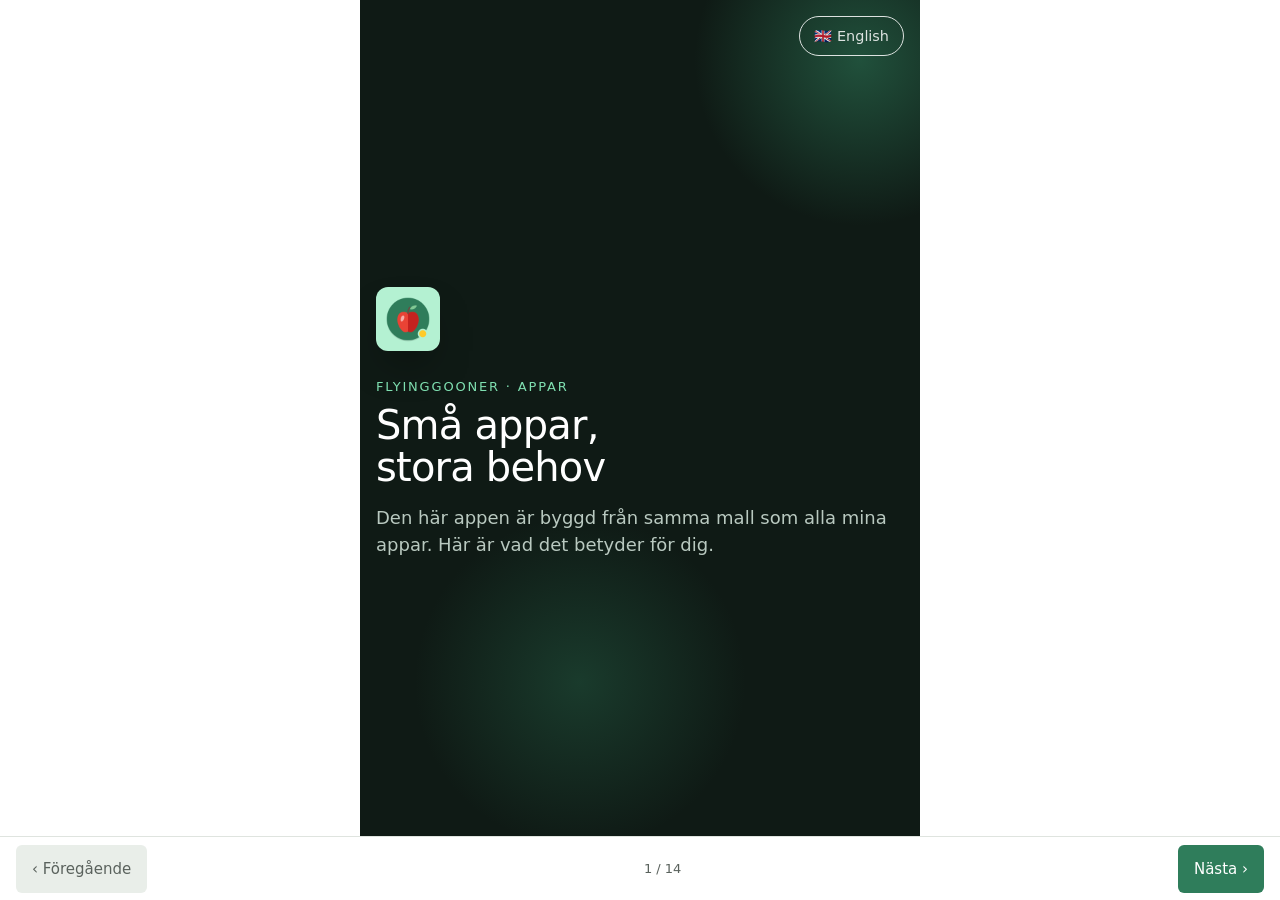
<file: docs/standard.html>
<!doctype html>
<html lang="sv">
<head>
<meta charset="utf-8">
<meta name="viewport" content="width=device-width, initial-scale=1, viewport-fit=cover">
<meta http-equiv="Content-Security-Policy" content="default-src 'none'; script-src 'self'; style-src 'self'; require-trusted-types-for 'script'; img-src 'self'; manifest-src 'self'; worker-src 'self'; object-src 'none'; base-uri 'none'; form-action 'none'">
<meta name="referrer" content="no-referrer">
<meta name="color-scheme" content="light dark">
<link rel="icon" href="../icons/icon-192.png">
<title>Små appar, stora behov</title>
<link rel="stylesheet" href="presentation.css">
</head>
<body>
<!-- Gemensam sida för alla appar. Ändras bara i template/docs/standard.html (sync-shared.ps1 kopierar ut den). Färgen kommer från appens presentation.css. -->

<main class="deck" id="deck">

  <section class="title">
    <div class="glow"></div><div class="glow g2"></div>
    <div class="hero">
      <div class="icons"><img src="../icons/icon-192.png" alt=""></div>
      <span class="eyebrow">flyinggooner · Appar</span>
      <h1>Små appar,<br>stora behov</h1>
      <p class="lead">Den här appen är byggd från samma mall som alla mina appar. Här är vad det betyder för dig.</p>
    </div>
  </section>

  <section>
    <span class="eyebrow">Filosofi</span>
    <h2>Tre principer bakom varje app</h2>
    <div class="cols">
      <div class="card"><div class="ic" aria-hidden="true">🎯</div><h3>Ett tydligt fokus</h3><p>Varje app svarar på en enda fråga. Allt annat väljs aktivt bort.</p></div>
      <div class="card"><div class="ic" aria-hidden="true">🔒</div><h3>Integritet först</h3><p>Ingen inloggning, ingen spårning. Data stannar på telefonen, och webbläsaren stänger ute allt som inte är appens eget.</p></div>
      <div class="card"><div class="ic" aria-hidden="true">⚡</div><h3>Ren webb</h3><p>Inga ramverk, inga beroenden. Liten, snabb och lätt att granska – hela appen ryms i en enda fil.</p></div>
    </div>
  </section>

  <section>
    <span class="eyebrow">Det du får</span>
    <h2>Varje app har det här från dag ett</h2>
    <div class="cols">
      <div class="card"><div class="ic" aria-hidden="true">📱</div><h3>En riktig app i mobilen</h3><p>Installeras från webben på 30 sekunder, startar i eget fönster och fungerar utan nät.</p></div>
      <div class="card"><div class="ic" aria-hidden="true">🔐</div><h3>Låst backup</h3><p>Spara allt som en fil som bara ditt lösenord öppnar – samma typ av kryptering som banker använder. Byt telefon utan att tappa något.</p></div>
      <div class="card"><div class="ic" aria-hidden="true">🏠</div><h3>Din data stannar hos dig</h3><p>Inget konto, ingen server, ingen reklam, inga spårare.</p></div>
      <div class="card"><div class="ic" aria-hidden="true">🎨</div><h3>Snygg och lätt att använda</h3><p>Meny nertill för tummen, stora knappar, ljust och mörkt tema som följer telefonen.</p></div>
      <div class="card"><div class="ic" aria-hidden="true">📖</div><h3>Hjälp inbyggd</h3><p>Manual i appen, en presentation och en beskrivning av hur den fungerar.</p></div>
      <div class="card"><div class="ic" aria-hidden="true">✅</div><h3>Testad före varje version</h3><p>Automatiska tester kontrollerar säkerhet och funktioner. Underkänt test = ingen ny version.</p></div>
    </div>
  </section>

  <section>
    <span class="eyebrow">Automatiska tester</span>
    <h2>Ett tryck – och allt kontrolleras</h2>
    <p>Varje ändring går genom samma PowerShell-skript. Inget steg kan glömmas, och inget släpps om något är fel.</p>
    <div class="flow">
      <div class="fbox"><b>1 · Säkerhetskontroll</b>Letar igenom all kod efter sådant som inte får finnas: kod utifrån, anrop till okända servrar, osäker lagring. Hittas något stoppas allt.</div>
      <div class="farr" aria-hidden="true">↓</div>
      <div class="fbox"><b>2 · Funktionstester</b>Appen startas i en riktig webbläsare och används som en människa skulle: knappar trycks, data sparas, backup läses in.</div>
      <div class="farr" aria-hidden="true">↓</div>
      <div class="fbox"><b>3 · Ny version</b>Först när allt är grönt får appen ett nytt versionsnummer. Innan den laddas upp körs allt en gång till.</div>
      <div class="farr" aria-hidden="true">↓</div>
      <div class="fbox"><b>4 · Granskning</b>Ändringar som rör säkerheten granskas dessutom separat innan de publiceras.</div>
    </div>
  </section>

  <section>
    <span class="eyebrow">Det har redan hänt</span>
    <h2>När känslig data läcker</h2>
    <p class="lead">Verkliga intrång hos stora tjänster som sparar samma sorts data som de här apparna. Vilka bolagen var spelar mindre roll – det är datan som gör ont.</p>
    <div class="cols">
      <div class="card"><div class="ic" aria-hidden="true">🥗</div><h3>Kaloriapp · 2018</h3><p>En av världens största kaloriappar tappade 150 miljoner konton: e-post, användarnamn och lösenord – nyckeln till dagboken med vikt och mat.</p></div>
      <div class="card"><div class="ic" aria-hidden="true">🧠</div><h3>Terapijournaler · 2020</h3><p>En psykoterapiklinik hackades. Anteckningar om oro och mående från tiotusentals samtal läckte, och patienterna utpressades en och en.</p></div>
      <div class="card"><div class="ic" aria-hidden="true">💳</div><h3>Hela ekonomin · 2017</h3><p>Hos en kreditupplysningsfirma kom angripare åt personnummer, adresser och kreditdata för nära 150 miljoner människor.</p></div>
      <div class="card"><div class="ic" aria-hidden="true">🎒</div><h3>Barnens uppgifter · 2024</h3><p>En skolplattform hackades. Namn, adresser och i vissa fall hälsouppgifter för tiotals miljoner elever kom ut.</p></div>
    </div>
    <p class="note">Gemensamt: datan låg samlad på en server. I de här apparna finns ingen sådan server.</p>
  </section>

  <section>
    <span class="eyebrow">Affärsmodellen</span>
    <h2>Det som säljs – utan intrång</h2>
    <p class="lead">Läckor är olyckor. Det här är inte det – det är så många appar tjänar pengar. Alla fall ledde till böter eller förlikning hos amerikanska myndigheter.</p>
    <div class="cols">
      <div class="card"><div class="ic" aria-hidden="true">🩸</div><h3>Mens och graviditet</h3><p>En mensapp delade användarnas uppgifter om mens och graviditet med annons- och analysföretag – trots löfte om motsatsen.</p></div>
      <div class="card"><div class="ic" aria-hidden="true">🛋️</div><h3>Psykisk hälsa</h3><p>En terapitjänst på nätet skickade svar om användarnas mående till sociala medier, för riktad reklam.</p></div>
      <div class="card"><div class="ic" aria-hidden="true">💊</div><h3>Mediciner</h3><p>En recepttjänst delade vilka läkemedel och diagnoser användarna hade med stora annonsplattformar.</p></div>
      <div class="card"><div class="ic" aria-hidden="true">🏦</div><h3>Varje köp</h3><p>Bankkopplade budgettjänster kan sälja transaktioner – var du handlar och vad du tjänar – avidentifierade, till investerare och analysföretag.</p></div>
    </div>
    <p class="note">Är du bekväm med att din vikt, din oro eller din lön blir en vara? De här apparna har inget att sälja: inget konto, ingen server, ingen analys.</p>
  </section>

  <section>
    <span class="eyebrow">Varför det är säkrare</span>
    <h2>Ingen server – inget att stjäla</h2>
    <p class="lead">Känslig data läcker oftast på två sätt: ett företags databas hackas, eller företaget säljer och delar den. En budgetapp vet allt om din ekonomi, en hälsoapp din vikt, en familjeapp dina barns namn.</p>
    <div class="cols">
      <div class="card"><div class="ic" aria-hidden="true">🏦</div><h3>Ingen databas att hacka</h3><p>Vanliga appar samlar miljontals användare på ett ställe – ett drömmål för hackare. Här finns datan bara i din telefon.</p></div>
      <div class="card"><div class="ic" aria-hidden="true">🙅</div><h3>Inget att sälja</h3><p>Inget konto, ingen analys, ingen reklam. Webbläsaren spärrar anrop ut, så datan kan inte skickas iväg – ens av misstag.</p></div>
      <div class="card"><div class="ic" aria-hidden="true">🔐</div><h3>Låst även i molnet</h3><p>Backupen krypteras med AES-256 och ditt lösenord innan den lämnar telefonen. Molntjänsten ser bara obegriplig data.</p></div>
    </div>
    <p class="note">Ärligt: inget är 100 % säkert – lås telefonen, håll den uppdaterad och välj ett starkt lösenord. Men utan server finns inget centralt att stjäla.</p>
  </section>

  <section>
    <span class="eyebrow">Låst backup</span>
    <h2>Ett lösenord från start – sedan ett tryck</h2>
    <p class="lead">Ingen inloggning, bara nyckeln till dina backup-filer. Ingen server kan rädda datan, så backupen är din livlina.</p>
    <div class="cols">
      <div class="card"><div class="ic" aria-hidden="true">🗝️</div><h3>Därför från start</h3><p>Valt från början blir backup ett enda tryck – telefonen kommer ihåg lösenordet. Har du redan en backup läser du in den i stället.</p></div>
      <div class="card"><div class="ic" aria-hidden="true">🎲</div><h3>Låt appen välja</h3><p>Backupen låses med AES-256, och varje gissning måste först räkna 600 000 varv (PBKDF2-SHA256). Det gör varje försök extremt långsamt: 16 slumpade tecken tar längre tid att gissa än universum funnits, även med 1 000 grafikkort. Sommar2024! faller ändå på en dag – det finns i gissningslistorna.</p></div>
      <div class="card"><div class="ic" aria-hidden="true">📲</div><h3>Ny telefon</h3><p>Spara backup-fil med ett tryck, med påminnelse varje månad. På nya telefonen: läs in filen, skriv lösenordet och tryck Ersätt.</p></div>
      <div class="card"><div class="ic" aria-hidden="true">⚠️</div><h3>Spara lösenordet</h3><p>Det finns aldrig i filen. Utan det öppnas backupen inte – inte ens av utvecklaren. Lägg det i din lösenordshanterare.</p></div>
    </div>
    <p class="note">Krypteringen skyddar filen när den lämnar telefonen. I telefonen skyddar skärmlåset.</p>
  </section>

  <section>
    <span class="eyebrow">Kvalitetsstämpel</span>
    <h2>Säkerhetstestad – i alla appar</h2>
    <h3 class="checks-h">Säkerhetskontroll</h3>
    <ul class="checks">
      <li><b>Bara appens egen kod körs</b><span>webbläsaren blockerar allt annat.</span></li>
      <li><b>Inget lämnar telefonen</b><span>appen pratar inte med servrar – undantag bara efter granskning, t.ex. fotbollsresultat.</span></li>
      <li><b>Din data stannar hos dig</b><span>appen rör bara sina egna uppgifter.</span></li>
      <li><b>Låst backup</b><span>lösenordet finns aldrig i filen – bara i telefonen, om du vill.</span></li>
    </ul>
    <h3 class="checks-h">Funktionstester</h3>
    <ul class="checks">
      <li><b>Trasiga filer stoppas</b><span>en backup som någon ändrat i läses inte in.</span></li>
      <li><b>Inget innehåll kan bli kod</b><span>allt visas som vanlig text.</span></li>
      <li><b>Backup tur och retur</b><span>det du sparar är exakt det du får tillbaka.</span></li>
    </ul>
  </section>

  <section>
    <span class="eyebrow">Design</span>
    <h2>Samma formspråk, egen färg</h2>
    <div class="card">
      <h3>Material Design 3, byggd för mobilen</h3>
      <p>Varje app har en egen nyckelfärg som styr allt. Nästan kantigt och tätt, ljust och mörkt tema.</p>
      <div class="palette"><div class="sw p">primary</div><div class="sw c">container</div><div class="sw s">surface</div><div class="sw d">dark</div></div>
      <div class="shapes"><div class="shape r8">Kort · 8 px</div><div class="shape r4">Chip · 4 px</div><div class="shape r6">Knapp · 6 px</div><div class="shape r12">Dialog · 12 px</div></div>
      <p class="note">Bottenmeny för tummen · tryckytor ≥ 48 px · systemtypsnitt</p>
    </div>
  </section>

  <section>
    <span class="eyebrow">Struktur</span>
    <h2>Samma struktur, varje gång</h2>
<pre><em>index.html</em>  styles.css  app.js
store.js  backup.js  <em>sw.js</em>
<em>docs/</em>   SPEC · MANUAL · presentation
<em>tools/</em>  tester · bygge
<em>dist/</em>   testfil med allt inbakat</pre>
    <ol class="steps">
      <li>Ny app startas från en gemensam mall</li>
      <li>Spec först – idé, mål och det som medvetet inte byggs</li>
      <li>Säkerhet prövas före bygget och granskas före uppladdning</li>
      <li>Det som blir bättre i en app förs in i alla</li>
    </ol>
  </section>

  <section>
    <span class="eyebrow">Apparna</span>
    <h2>Byggda på samma grund</h2>
    <div class="flow">
      <div class="fbox"><b>Simple nutrition</b>Vanor först – kalorier som stöd när du vill. Livsmedelsverkets data.<span class="kv"><span class="url">flyinggooner.github.io/simple-nutrition</span></span></div>
      <div class="fbox"><b>Budget buddy</b>Planera ekonomin månad för månad – inte varje kvitto.<span class="kv"><span class="url">flyinggooner.github.io/budget-buddy</span></span></div>
      <div class="fbox"><b>Football, not soccer</b>Tabellen, matcherna och ditt lag – 16 ligor och turneringar.<span class="kv"><span class="url">flyinggooner.github.io/Football-not-soccer</span></span></div>
      <div class="fbox"><b>Stress control</b>Skriv ner det som snurrar – trådar med delmål, deadlines, personer och VAB-dagar.<span class="kv"><span class="url">flyinggooner.github.io/Stress-control</span></span></div>
    </div>
  </section>

  <section>
    <span class="eyebrow">Kom igång</span>
    <h2>Spara som app på hemskärmen</h2>
    <p class="lead">Ingen app-butik behövs. En genväg på hemskärmen startar appen i eget fönster utan adressfält – den ser ut och fungerar som en vanlig app, även utan nät.</p>
    <div class="cols">
      <div class="card"><div class="ic" aria-hidden="true">🤖</div><h3>Android</h3><p>Öppna i Chrome, Brave eller Samsung Internet. Tryck på ⋮ och välj Installera app eller Lägg till på startskärmen.</p></div>
      <div class="card"><div class="ic" aria-hidden="true">🍎</div><h3>iPhone och iPad</h3><p>Öppna i Safari. Tryck på Dela (fyrkanten med pil uppåt), välj Lägg till på hemskärmen och sedan Lägg till.</p></div>
    </div>
    <p class="note">Öppnade du länken i Messenger eller en annan app? Välj först Öppna i webbläsare – annars går det inte att installera.</p>
  </section>

  <section class="title">
    <div class="glow"></div><div class="glow g2"></div>
    <div class="hero">
      <span class="eyebrow">Sammanfattning</span>
      <h1>Små appar,<br>stora behov.</h1>
      <p class="lead">Nästa app – kanske din – byggs från samma mall: låst backup, din data hos dig, testad före varje version och genomtänkt från dag ett.</p>
    </div>
  </section>

</main>
<nav class="nav" aria-label="Bläddra">
  <button type="button" class="prev" id="prev">‹ Föregående</button>
  <span class="count" id="count" aria-live="polite"></span>
  <button type="button" class="next" id="next">Nästa ›</button>
</nav>

<script src="../i18n.js"></script>
<script src="presentation-en.js"></script>
<script src="presentation.js"></script>
</body>
</html>
</file>
<file: styles.css>
/* Bara mobil (beslut 2026-11-09): en kolumn, bottenmeny; bredare skärmar visar samma vy centrerad. */
/* Material 3 – shared creator style (see ../STIL.md). Seed colour: #2f7d5b (grön, som follow-diet-tracker – beslut 2026-11-09). */
:root {
  /* M3 roles */
  --primary: #1f6c4c; --on-primary: #ffffff;
  --primary-container: #a8f2cb; --on-primary-container: #002113;
  --surface: #f5fbf5; --surface-container: #e9efe9; --surface-container-high: #e3eae3;
  --secondary-container: #cfe9db; --on-secondary-container: #0b1f15;
  --on-surface: #171d1a; --on-surface-variant: #404943; --outline: #707973; --outline-variant: #c0c9c1;
  /* Legacy names used across the app, mapped onto roles */
  --bg: var(--surface); --card: var(--surface-container); --fg: var(--on-surface); --muted: var(--on-surface-variant);
  --line: var(--outline-variant); --accent: var(--primary); --accent-soft: var(--primary-container);
  /* Semantic outcome colours */
  --ok: #1f6c4c; --dev: #8a5a00; --cheat: #9a4058; --skip: #707973;
  --r-xs: 4px; --r-sm: 8px; --r-md: 12px; --r-lg: 20px; --r-xl: 28px; --r-full: 999px; /* shape scale, see ../STIL.md */
  color-scheme: light dark;
  --font: Roboto, "Roboto Flex", system-ui, -apple-system, "Segoe UI", sans-serif;
}
@media (prefers-color-scheme: dark) {
  :root {
    --primary: #8cd5b0; --on-primary: #003824;
    --primary-container: #005237; --on-primary-container: #a8f2cb;
    --surface: #0e0e10; --surface-container: #1a1a1d; --surface-container-high: #26262a;
    --secondary-container: #3a3a40; --on-secondary-container: #f2f2f4;
    --on-surface: #ececee; --on-surface-variant: #babac1; --outline: #7c7c84; --outline-variant: #34343a;
    --ok: #8cd5b0; --dev: #ffb95c; --cheat: #ffb1c3; --skip: #8c8c94;
  }
}
* { box-sizing: border-box; }
html { -webkit-text-size-adjust: 100%; }
body { margin: 0; background: var(--bg); color: var(--fg); font: 16px/1.5 var(--font);
  padding: env(safe-area-inset-top) 16px calc(96px + env(safe-area-inset-bottom)); max-width: 520px; margin-inline: auto;
  -webkit-tap-highlight-color: transparent; }
button, input { font: inherit; color: inherit; }
button { cursor: pointer; }
:focus-visible { outline: 3px solid var(--primary); outline-offset: 2px; }

/* Top app bar */
#status { padding-top: 8px; font-size: .75rem; color: var(--on-surface-variant); }
#status:empty { display: none; }
#status.error { color: var(--on-surface); font-weight: 600; }
.topbar { display: flex; align-items: center; justify-content: space-between; padding: 12px 0 6px; }
.brand { font-weight: 400; color: var(--on-surface); font-size: 1.375rem; }
.version { font-size: .7rem; font-weight: 500; font-variant-numeric: tabular-nums;
  color: var(--on-primary-container); background: var(--primary-container); }

.stepper { display: flex; align-items: center; gap: 8px; margin-top: 8px; }
.step-title { flex: 1; min-height: 48px; background: none; border: 0; font-weight: 500; font-size: 1.125rem; border-radius: var(--r-md); }
.icon { width: 48px; height: 48px; border-radius: 50%; border: 0; background: var(--surface-container-high); color: var(--on-surface); }
.icon:disabled, .cal-day:disabled { opacity: .38; cursor: default; }
.streak { text-align: center; color: var(--muted); font-size: .875rem; margin-bottom: 8px; }
.plan { background: var(--primary-container); color: var(--on-primary-container); border-radius: var(--r-lg); padding: 12px 16px; margin: 0 0 12px; font-size: .875rem; white-space: pre-wrap; }

/* Cards: tonal surface, no border */
.card { background: var(--card); border: 0; border-radius: var(--r-lg); }
.slots { list-style: none; margin: 0; padding: 0; display: grid; gap: 10px; }
.slot:not(.logged) .slot-head { cursor: default; }
.muted { color: var(--muted); font-size: .875rem; }
.tag { font-size: .8rem; font-weight: 500; padding: 4px 12px; border-radius: var(--r-sm); background: var(--surface-container-high); white-space: nowrap; overflow: hidden; text-overflow: ellipsis; max-width: 65%; }
.tag-followed { color: var(--ok); } .tag-cheat { color: var(--cheat); } .tag-skipped { color: var(--skip); }
.oc-followed.on { color: var(--ok); background: color-mix(in srgb, var(--ok) 18%, var(--card)); }
.oc-cheat.on { color: var(--cheat); background: color-mix(in srgb, var(--cheat) 18%, var(--card)); }
.oc-skipped.on { color: var(--skip); background: color-mix(in srgb, var(--skip) 18%, var(--card)); }

/* Filter chips */
.chips { display: flex; flex-wrap: wrap; gap: 8px; margin-top: 12px; }
.chip { min-height: 32px; padding: 0 16px; border-radius: var(--r-sm); border: 1px solid var(--outline-variant); background: none; font-size: .875rem; font-weight: 500; color: var(--on-surface-variant); }
.chip.on { background: var(--primary-container); border-color: transparent; color: var(--on-primary-container); }
.note { display: grid; gap: 4px; margin-top: 12px; font-size: .8rem; color: var(--muted); }
.note input { min-height: 48px; padding: 0 16px; border-radius: var(--r-sm) var(--r-sm) 0 0; border: 0; border-bottom: 1px solid var(--outline); background: var(--surface-container-high); font-size: 1rem; color: var(--fg); }
.note input:focus { border-bottom: 2px solid var(--primary); outline: none; }
.row-actions { display: flex; justify-content: space-between; margin-top: 8px; }
.link { background: none; border: 0; min-height: 40px; padding: 0 12px; border-radius: var(--r-md); color: var(--primary); font-weight: 500; }
.link.danger { color: var(--cheat); }

.weigh { margin-bottom: 12px; background: var(--primary-container); color: var(--on-primary-container); }
.weigh .muted { color: inherit; opacity: .8; }
.weigh-row { display: flex; align-items: center; gap: 8px; margin-top: 8px; }
.weigh-row input { width: 120px; min-height: 48px; padding: 0 16px; border-radius: var(--r-sm) var(--r-sm) 0 0; border: 0; border-bottom: 1px solid var(--outline); background: var(--surface); font-size: 1.1rem; color: var(--fg); }
.weigh-row input:focus { border-bottom: 2px solid var(--primary); outline: none; }
.saved { color: var(--ok); font-size: .875rem; }
.weigh .saved { color: inherit; }

.extra { width: 100%; min-height: 56px; margin-top: 12px; border-radius: var(--r-md); border: 0; background: var(--surface-container-high); }
.summary { text-align: center; color: var(--muted); margin: 16px 0 8px; }
.summary strong { color: var(--fg); }

/* Navigation bar with pill indicator */
.tabbar { position: fixed; display: flex; justify-content: space-around;
  padding: 12px 4px calc(16px + env(safe-area-inset-bottom)); }
.tab { display: flex; flex-direction: column; align-items: center; font-size: .75rem; font-weight: 500; color: var(--on-surface-variant); min-width: 56px; justify-content: center; text-decoration: none; }
.tab span { display: grid; place-items: center; border-radius: var(--r-md); font-size: 1.1rem; transition: background .2s; }
.tab.on { font-weight: 700; }

@media (prefers-reduced-motion: reduce) { * { transition: none !important; } }

.step-title small { display: block; font-weight: 400; font-size: .8rem; color: var(--muted); }
h2 { font-size: .75rem; font-weight: 500; letter-spacing: .06em; text-transform: uppercase; color: var(--muted); margin: 0 0 8px; }
h2 small { font-weight: 400; font-size: .75rem; text-transform: none; letter-spacing: 0; }
main .card + .card, main .stepper + .card { margin-top: 10px; }
.small { font-size: .875rem; } .center { text-align: center; }
.delta { font-weight: 500; } .delta.down { color: var(--ok); } .delta.up { color: var(--cheat); }

.stats { display: grid; grid-template-columns: repeat(2, minmax(0, 1fr)); gap: 10px; }
.stat { display: grid; justify-items: center; text-align: center; font-size: .8rem; color: var(--muted); }
.stat-n { font-weight: 400; line-height: 1.2; color: var(--fg); font-variant-numeric: tabular-nums; }

.bars { list-style: none; padding: 0; margin: 0; display: grid; gap: 8px; }
.bars li { display: grid; grid-template-columns: 7.5em 1fr 2em; align-items: center; gap: 8px; font-size: .875rem; }
.bar { width: 100%; height: 12px; } .bar rect { fill: var(--dev); rx: 4px; }

.dot { width: 24px; height: 24px; border-radius: 50%; }
.good { background: var(--ok); } .mid { background: var(--dev); } .low { background: var(--cheat); } .none { background: var(--surface-container-high); }

.cal-head, .cal { display: grid; grid-template-columns: repeat(7, minmax(0, 1fr)); gap: 4px; }
.cal-head span { text-align: center; font-size: .75rem; font-weight: 500; color: var(--muted); }
.cal-day { aspect-ratio: 1; border: 0; border-radius: 50%; font-size: .875rem; font-variant-numeric: tabular-nums; position: relative; color: var(--fg); }
.cal-day.good, .cal-day.low, .cal-day.mid { color: var(--surface); }
.cal-day.future { background: none; color: var(--muted); }
.cal-day.is-today { outline: 2px solid var(--primary); outline-offset: 2px; }
.cal-day.weighed::after { content: ''; position: absolute; right: 3px; top: 3px; width: 6px; height: 6px; border-radius: 50%; background: var(--fg); opacity: .7; }
.legend { display: flex; flex-wrap: wrap; align-items: center; gap: 4px 12px; font-size: .75rem; color: var(--muted); margin-top: 12px; }
.lg { display: inline-block; width: 10px; height: 10px; border-radius: 50%; margin-right: -6px; }
.lg-weigh { border-radius: 50%; background: var(--fg); opacity: .7; width: 6px; height: 6px; }

.chart { width: 100%; height: auto; display: block; }
.chart .ax { font-size: 9px; fill: var(--muted); }
.chart .grid { stroke: var(--line); stroke-width: 1; }
.clear-day { margin: 0 0 8px; }
.clear-day .link { font-size: .875rem; }
.good-t { color: var(--ok); } .mid-t { color: var(--dev); } .low-t { color: var(--cheat); }
.chart .w-line { fill: none; stroke: var(--accent); stroke-width: 2.5; stroke-linejoin: round; stroke-linecap: round; }
.w-sum p { margin: 2px 0 0; }
.w-sum .delta:not(.down), .wk-table .delta:not(.down) { color: var(--muted); }
.wk-table { width: 100%; border-collapse: collapse; font-size: .875rem; font-variant-numeric: tabular-nums; }
.wk-table th, .wk-table td { padding: 7px 4px; text-align: right; white-space: nowrap; }
.wk-table th:first-child, .wk-table td:first-child { text-align: left; }
.wk-table thead th { font-weight: 500; color: var(--muted); border-bottom: 1px solid var(--line); }
.wk-table tbody tr { cursor: pointer; border-bottom: 1px solid var(--line); }
.wk-table tbody tr:last-child { border-bottom: 0; }
.wk-open { font-weight: 500; padding: 0; }
.wk-open small { color: var(--muted); font-weight: 400; }

.edit-list { list-style: none; padding: 0; margin: 0; display: grid; gap: 8px; }
.edit-list li { display: flex; gap: 8px; align-items: center; }
.edit-list input, select, textarea { flex: 1; min-height: 48px; padding: 0 16px; border-radius: var(--r-sm) var(--r-sm) 0 0; border: 0; border-bottom: 1px solid var(--outline); background: var(--surface-container-high); font-size: 1rem; color: var(--fg); width: 100%; }
.edit-list input:focus, select:focus, textarea:focus { border-bottom: 2px solid var(--primary); outline: none; }
textarea { padding: 12px 16px; resize: vertical; font: inherit; }
.icon.sm { width: 40px; height: 40px; flex: none; background: none; }
.icon.danger { color: var(--cheat); }
.range { display: grid; gap: 8px; } .range input { width: 100%; accent-color: var(--accent); }
.primary { width: 100%; min-height: 48px; border: 0; border-radius: var(--r-md); background: var(--primary); color: var(--on-primary); font-weight: 500; }

.weigh p { margin: 2px 0 0; }
.extra-w { margin: 8px 0 0; }
.chart .w-dot-extra { fill: var(--card); stroke: var(--accent); stroke-width: 1.5; }

/* ---------- Shared components: <dialog> + snackbar (see ../STANDARD.md) ---------- */
dialog { border: 0; border-radius: var(--r-xl); padding: 24px; width: min(360px, calc(100vw - 32px)); background: var(--surface-container-high); color: var(--on-surface); }
dialog::backdrop { background: rgba(0,0,0,.4); }
dialog h2 { margin: 0 0 4px; font-size: 1.375rem; font-weight: 400; }
.dlg-actions { display: flex; justify-content: flex-end; gap: 8px; margin-top: 16px; }
.dlg-actions button { min-height: 48px; padding: 0 20px; border: 0; border-radius: var(--r-md); font-weight: 500; }
.btn-text { background: transparent; color: var(--primary); }
.btn-danger { background: #ba1a1a; color: #fff; }
.dlg-actions .wd-del { margin-right: auto; color: var(--cheat); }
#snackbar { position: fixed; left: 50%; transform: translateX(-50%); bottom: calc(96px + env(safe-area-inset-bottom)); z-index: 60; display: flex; align-items: center; gap: 8px; width: min(560px, calc(100vw - 32px)); padding: 4px 8px 4px 16px; border-radius: var(--r-sm); background: var(--on-surface); color: var(--surface); box-shadow: 0 4px 12px rgba(0,0,0,.25); }
#snackbar[hidden] { display: none; }
#snack-text { flex: 1; padding: 10px 0; }
#snack-action { min-height: 40px; padding: 0 12px; border: 0; border-radius: var(--r-md); background: transparent; color: var(--primary-container); font-weight: 500; }
#snack-action[hidden] { display: none; }

/* Data: export/import text boxes (U5) */
.btn-filled { background: var(--primary); color: var(--on-primary); }
.data-box { display: grid; gap: 4px; margin-top: 8px; color: var(--muted, inherit); }
.data-box textarea { min-height: 96px; font: .8125rem/1.4 ui-monospace, Consolas, monospace; }
.import-error { color: #ba1a1a; min-height: 1.2em; margin: 4px 0 0; }
@media (prefers-color-scheme: dark) { .import-error { color: #ffb4ab; } }

/* Idag-markering + ihopfälld vikt (se HANDOFF.md) */
.today-badge { display: inline-block; vertical-align: middle; margin-right: 8px; padding: 2px 8px; border-radius: var(--r-sm);
  background: var(--primary); color: var(--on-primary); font-size: .7rem; font-weight: 700; letter-spacing: .06em; }
.stepper.not-today .step-title { color: var(--on-surface-variant); }
.streak { display: flex; justify-content: center; align-items: center; gap: 4px; min-height: 28px; }
.back-today { min-height: 28px; padding: 0 8px; border-radius: var(--r-sm); background: none; color: var(--primary); font-size: .875rem; }main .weigh-done { margin-bottom: 8px; padding: 4px 14px; }
.weigh-done summary { cursor: pointer; min-height: 40px; padding: 0 2px; display: flex; align-items: center; gap: 8px; font-weight: 500; }
.weigh-done summary::-webkit-details-marker { display: none; }
.weigh-done summary::after { content: 'Ändra'; margin-left: auto; color: var(--primary); font-size: .875rem; }
.weigh-done[open] summary::after { content: 'Stäng'; }
.weigh-done .check { color: var(--ok); font-weight: 700; }
.weigh-save { margin-left: 4px; min-height: 40px; padding: 0 16px; background: var(--primary); color: var(--on-primary); font-size: .9375rem; }
main .weigh { padding: 10px 14px; margin-bottom: 8px; }
main .weigh p.small { font-size: .8rem; line-height: 1.35; }
main .weigh-row { margin-top: 6px; }
main .weigh-row input { width: 100px; min-height: 40px; padding: 0 12px; font-size: 1rem; }
.slots:has(.slot.logged) { gap: 6px; }
.slot.logged { padding: 4px 14px; }
.slot.logged .tag { padding: 2px 10px; }
.weigh-done p { margin: 4px 0 0; }
.weigh-done .weigh-row { margin-bottom: 8px; }

/* Träning (se HANDOFF.md) */
.workout-done .w-text { overflow: hidden; text-overflow: ellipsis; white-space: nowrap; }
.workout-done .row-actions { margin: 0 0 6px; }
main .workout-new { margin-bottom: 8px; padding: 10px 14px; }
.workout-new .chips { margin-top: 0; }
.w-cardio input { width: 110px; }
.workout-new .row-actions { align-items: center; margin-top: 4px; }
.workout-new .import-error:empty { display: none; }
.weigh-save:disabled { opacity: .38; cursor: default; }
.workouts:not(:empty) { margin-top: 8px; }
.workouts > .card + .card { margin-top: 0; }
.add-row { display: grid; grid-template-columns: 1fr 1fr 1fr; gap: 8px; }
.add-row { margin-top: 12px; }
.add-row .extra { display: flex; flex-direction: column; align-items: center; justify-content: center; gap: 0; line-height: 1.25;
  margin: 0; min-height: 56px; height: 100%; padding: 6px 8px; }
.add-row .extra:disabled { opacity: .38; cursor: default; }
.extra-train .w-goal { margin: 0; font-size: .75rem; }
.w-goal { margin-left: auto; font-size: .875rem; color: var(--muted); font-weight: 500; font-variant-numeric: tabular-nums; }
.w-goal .reached, .goal-ok { color: var(--ok); }
.goal-h { margin-top: 16px; }
.goal-row + .goal-row { margin-top: 8px; }
.goal-row { display: flex; align-items: center; gap: 12px; margin-top: 12px; }
.goal-row span { flex: 1; } .goal-row select { flex: 0 0 auto; width: auto; }
.edit-list select.w-kind { flex: 0 0 auto; width: auto; padding: 0 8px; }
.cal-day.trained::before { content: ''; position: absolute; left: 50%; bottom: 3px; transform: translateX(-50%); width: 10px; height: 3px; border-radius: var(--r-xs); background: var(--fg); opacity: .7; }
.lg-train { border-radius: var(--r-xs); background: var(--fg); opacity: .7; width: 10px; height: 3px; }

/* Inställningar: hopfällbara sektioner */
main .set-sec { padding: 4px 14px; }
main .set-sec + .set-sec, main .set-sec + .help-wrap, main .set-sec + .card { margin-top: 8px; }
.set-group { margin: 20px 4px 8px; }
.set-sec > summary { display: flex; align-items: center; gap: 8px; min-height: 48px; cursor: pointer; list-style: none; }
.set-sec > summary::-webkit-details-marker { display: none; }
.set-sec > summary::before { content: '▸'; color: var(--muted); transition: transform .15s; }
.set-sec[open] > summary::before { transform: rotate(90deg); }
.set-title { font-weight: 500; }
.set-hint { margin-left: auto; color: var(--muted); font-size: .8125rem; text-align: right; overflow: hidden; text-overflow: ellipsis; white-space: nowrap; max-width: 60%; }
.set-body { padding: 4px 0 12px; }
.set-body > .goal-h:first-child { margin-top: 0; }
main .help-wrap > summary.help-title { padding: 0; margin: 0; }
.help-wrap[open] { padding-bottom: 8px; }

/* Hjälp: in-app manual */
.help-wrap > summary.help-title { padding: 6px 0; min-height: 40px; font-weight: 500; border: 0; }
.help-wrap[open] > summary.help-title { margin-bottom: 4px; }
main .help-wrap { margin-top: 10px; }
.help details { border-top: 1px solid var(--outline-variant); }
.help summary { padding: 13px 0; cursor: pointer; font-weight: 500; }
.help details p { margin: 0 0 8px; font-size: .9375rem; }
.help img.shot { display: block; width: 100%; max-width: 320px; height: auto; margin: 4px 0 12px; border: 1px solid var(--outline-variant); border-radius: var(--r-md); }

/* Data: backup file (U5) – file buttons first, the text boxes folded under "Visa som text" */
.data-actions { display: flex; flex-wrap: wrap; gap: 8px; margin-top: 12px; }
.btn-file { position: relative; display: inline-flex; align-items: center; justify-content: center; flex: 1 1 10rem; min-height: 48px; padding: 0 16px;
  border: 0; border-radius: var(--r-md); background: var(--surface-container-high); color: var(--on-surface); font-weight: 500; cursor: pointer; }
.btn-file.btn-filled { background: var(--primary); color: var(--on-primary); }
.btn-file input { position: absolute; inset: 0; width: 100%; height: 100%; opacity: 0; cursor: pointer; }
.btn-file:focus-within { outline: 3px solid var(--primary); outline-offset: 2px; }
.data-text { margin: 4px 0 8px; }
.data-text > summary { cursor: pointer; min-height: 40px; padding: 8px 0; color: var(--primary); font-weight: 500; }
/* ---------- Simple nutrition: Idag (summa, måltider, poster) ---------- */
.sum-card { margin-top: 8px; }
.sum-top { display: flex; align-items: baseline; justify-content: space-between; gap: 8px; font-variant-numeric: tabular-nums; }
.sum-big { color: var(--muted); font-size: .9375rem; }
.sum-big strong { color: var(--fg); font-weight: 500; }
.sum-left { font-weight: 500; color: var(--ok); }
.sum-left.over { color: var(--dev); background: none; font-weight: 600; }
.kbar { display: block; width: 100%; height: 8px; margin: 8px 0 6px; }
.kbar-bg { fill: var(--surface-container-high); }
.kbar-fill { fill: var(--primary); } .kbar-fill.over { fill: var(--outline); }
.macros { margin: 0; font-size: .8125rem; color: var(--muted); font-variant-numeric: tabular-nums; }
.macros strong { color: var(--fg); font-weight: 500; }
.meals { display: grid; gap: 8px; margin: 8px 0; }
main .meals > .card + .card { margin-top: 0; }
.meal-head { display: flex; justify-content: space-between; align-items: center; min-height: 36px; }
.meal-name { font-weight: 500; }
.meal-kcal { font-variant-numeric: tabular-nums; color: var(--muted); font-size: .875rem; }
.meal.empty { display: flex; align-items: center; justify-content: space-between; }
.meal.empty .meal-head { flex: 1; gap: 8px; justify-content: flex-start; }
.posts { list-style: none; margin: 0; padding: 0; }
.posts li + li { border-top: 1px solid var(--line); }
.post-head, .food-row { display: flex; align-items: center; justify-content: space-between; gap: 8px; width: 100%; min-height: 44px;
  background: none; border: 0; padding: 6px 2px; text-align: left; }
.post-name { min-width: 0; overflow: hidden; text-overflow: ellipsis; }
.post-name small { display: block; color: var(--muted); font-size: .75rem; }
.post-kcal { flex: none; font-variant-numeric: tabular-nums; font-size: .875rem; }
.post.open { background: color-mix(in srgb, var(--primary-container) 35%, transparent); border-radius: var(--r-sm); }
.post-edit { display: grid; grid-template-columns: 1fr 1fr; gap: 8px; padding: 0 4px 6px; }
.post-edit .row-actions, .post-edit .import-error { grid-column: 1 / -1; }
.post-edit .import-error:empty { display: none; }
.field { display: grid; gap: 2px; font-size: .75rem; color: var(--muted); }
.field input, .field select, .pick-row input, .num-in { min-height: 44px; padding: 0 12px; border: 0; border-bottom: 1px solid var(--outline);
  border-radius: var(--r-sm) var(--r-sm) 0 0; background: var(--surface-container-high); font-size: 1rem; color: var(--fg); width: 100%; }
.add-btn { padding: 0 4px; min-height: 36px; font-size: .875rem; }

/* Lägg till */
.add-top { display: flex; align-items: center; gap: 8px; margin: 8px 0; }
.add-title { font-size: 1.125rem; font-weight: 500; margin: 0; }
.segs { display: grid; grid-template-columns: 1fr 1fr; border: 1px solid var(--outline); border-radius: var(--r-md); overflow: hidden; margin-bottom: 8px; }
.seg { min-height: 40px; border: 0; background: none; font-weight: 500; font-size: .875rem; }
.seg + .seg { border-left: 1px solid var(--outline); }
.seg.on { background: var(--primary-container); color: var(--on-primary-container); }
.search { width: 100%; min-height: 48px; padding: 0 16px; margin-bottom: 8px; border: 0; border-bottom: 1px solid var(--outline);
  border-radius: var(--r-sm) var(--r-sm) 0 0; background: var(--surface-container-high); font-size: 1rem; color: var(--fg); }
.search:focus, .field input:focus, .pick-row input:focus, .num-in:focus { border-bottom: 2px solid var(--primary); outline: none; }
.results { padding: 4px 12px; }
.results > .muted { margin: 8px 0; }
.pick h2 { font-size: 1.125rem; text-transform: none; letter-spacing: 0; color: var(--fg); font-weight: 500; }
.pick .chips { margin-top: 4px; }
.pick-row { display: flex; align-items: center; gap: 8px; margin-top: 12px; }
.pick-row input { width: 110px; flex: none; font-size: 1.25rem; }
.unit-chips { margin-top: 0; }
.pick-sum { font-size: 1.25rem; font-weight: 500; margin: 12px 0 0; font-variant-numeric: tabular-nums; }
.pick .row-actions { align-items: center; margin-top: 12px; }
.pick .import-error:empty { display: none; }
.num-in { width: 120px; flex: none; }

/* Rätter, egna produkter, sökord (v0.2–v0.4) */
.segs3 { grid-template-columns: 1fr 1fr 1fr; }
.dish-ed .segs { margin: 12px 0 0; }
.dish-nums { display: grid; grid-template-columns: 1fr 1fr; gap: 8px; margin-top: 10px; }
.dish-h { margin: 16px 0 6px; }
.ing-name { flex: 1; min-width: 0; overflow-wrap: anywhere; font-size: .9375rem; line-height: 1.3; }
.edit-list input.ing-g { flex: 0 0 76px; width: 76px; padding: 0 8px; text-align: right; min-height: 40px; }
.dish-sum { margin: 12px 0 0; font-variant-numeric: tabular-nums; }
.dish-sum strong { font-size: 1.25rem; font-weight: 500; }
.dish-sum small { display: block; color: var(--muted); }
.guide { margin-top: 12px; border-top: 1px solid var(--line); }
.guide summary { cursor: pointer; min-height: 40px; padding: 8px 0; color: var(--primary); font-weight: 500; }
.guide ol { margin: 0 0 8px; padding-left: 20px; font-size: .875rem; }
.dish-ed .row-actions { align-items: center; margin-top: 12px; }
.dish-ed .import-error:empty, .set-body .import-error:empty { display: none; }
.own-row { display: flex; align-items: center; gap: 8px; padding: 4px 0; }
.own-row .post-name { flex: 1; }
.own-form { display: grid; grid-template-columns: repeat(4, minmax(0, 1fr)); gap: 6px; margin-top: 8px; }
.own-form input { min-height: 44px; padding: 0 8px; border: 0; border-bottom: 1px solid var(--outline); border-radius: var(--r-sm) var(--r-sm) 0 0;
  background: var(--surface-container-high); font-size: .9375rem; color: var(--fg); width: 100%; }
.own-form #f-name { grid-column: 1 / -1; }
.own-form #f-unit, .own-form #f-ug { grid-column: span 2; }
.small-link { font-size: .8125rem; padding: 0 4px; min-height: 36px; margin-top: 4px; }
.pick .pick-row + .pick-row { margin-top: 8px; }
.pick .pick-row #alias-word { width: auto; flex: 1; font-size: 1rem; }
.over { background: var(--outline); }
.cal-day.over { color: var(--surface); }
.wk-table td .delta { font-weight: 400; }
.meal-head { gap: 8px; }
.meal-head .meal-name { flex: 1; }
.meal-dish { min-height: 32px; min-width: 40px; padding: 0 6px; border: 0; border-radius: var(--r-md); background: var(--surface-container-high); font-size: .875rem; }

/* Vanor i fokus (beslut 2026-11-09): utfall per måltid som i follow-diet-tracker, maten hopfälld under */
.hab { display: grid; grid-template-columns: repeat(3, minmax(0, 1fr)); gap: 6px; margin: 6px 0 4px; }
.hab-b { display: flex; align-items: center; justify-content: center; gap: 6px; min-height: 48px; border: 0; border-radius: var(--r-md); background: var(--surface-container-high); font-size: 1.15rem; transition: transform .1s; }
.hab-b small { font-size: .75rem; font-weight: 500; color: var(--muted); }
.hab-b:active { transform: scale(.96); }
.hab-b.on { box-shadow: inset 0 0 0 2px currentColor; }
.hab-b.on small { color: inherit; }
.hab-b.oc-followed.on { color: var(--ok); background: color-mix(in srgb, var(--ok) 18%, var(--card)); }
.hab-b.oc-cheat.on { color: var(--cheat); background: color-mix(in srgb, var(--cheat) 18%, var(--card)); }
.hab-b.oc-skipped.on { color: var(--skip); background: color-mix(in srgb, var(--skip) 18%, var(--card)); }
.hab-chips { margin: 6px 0 4px; }
.hab-note { width: 100%; min-height: 40px; margin: 4px 0; padding: 0 12px; border: 0; border-bottom: 1px solid var(--outline); border-radius: var(--r-sm) var(--r-sm) 0 0; background: var(--surface-container-high); color: var(--fg); font-size: .9375rem; }
.meal { padding: 8px 14px 4px; }
.meal-food { margin-top: 6px; }
.meal-food > summary { display: flex; align-items: center; gap: 8px; cursor: pointer; list-style: none; }
.meal-food > summary::-webkit-details-marker { display: none; }
.meal-food > summary::before { transition: transform .15s; }
.meal-food[open] > summary::before { transform: rotate(90deg); }
.meal-food > summary .meal-kcal { margin-left: auto; }
.meal-foot { display: flex; align-items: center; justify-content: space-between; gap: 8px; padding-bottom: 4px; }
.meal-foot .meal-dish { font-size: .8125rem; padding: 0 10px; }
.extra-card .meal-head { gap: 8px; }
.extra-card .meal-head .icon { margin-left: auto; }
.sum-card { padding: 8px 14px; }
.sum-big strong { font-size: 1.25rem; }
.set-group-wrap { margin-top: 10px; }
.set-group-wrap > summary.set-group { display: flex; align-items: center; gap: 8px; min-height: 48px; margin: 0; padding: 0 4px; cursor: pointer; list-style: none; font-size: .875rem; }
.set-group-wrap > summary::-webkit-details-marker { display: none; }
.set-group-wrap > summary::before { content: "▸"; color: var(--muted); transition: transform .15s; }
.set-group-wrap[open] > summary::before { transform: rotate(90deg); }
.set-gtitle { color: var(--fg); font-weight: 500; }
main .set-group-wrap > .card + .card, main .set-group-wrap > .set-sec + .set-sec { margin-top: 10px; }
.set-group-wrap[open] { padding-bottom: 4px; }
.save-row { display: flex; justify-content: flex-end; margin-top: 8px; }
.goal-row .weigh-save { flex: none; }
.back-today { border: 0; font-weight: 500; }
.back-today:hover { background: var(--surface-container-high); }
.wk-table td:first-child { width: 3.5em; }
/* Inget i vyerna får bli bredare än skärmen (sidledsrullning på mobil, 2026-11-10). */
main, main .card, main section, .edit-list li > * { min-width: 0; }
main { overflow-wrap: anywhere; }
html, body { overflow-x: clip; }
/* Kortordning (v0.6.0) */
.lay-list li { min-height: 44px; }
.lay-name { flex: 1; min-width: 0; font-size: .9375rem; }
.lay-list li.l-off .lay-name { color: var(--muted); text-decoration: line-through; }
.lay-list .lay-eye { color: var(--primary); }
.lay-list li.l-off .lay-eye { color: var(--muted); }
.set-body > .lay-h:first-of-type { margin-top: 8px; }
/* Ifylld måltid hopfälld till en rad (v0.5.10) */
/* Kompakt viktkort (v0.5.14) – Vecka och Trend */
main .w-card { padding: 10px 14px; }
.w-row { display: flex; align-items: baseline; gap: 10px; font-variant-numeric: tabular-nums; }
.w-label { font-size: .75rem; font-weight: 500; letter-spacing: .06em; text-transform: uppercase; color: var(--muted); }
.w-now { font-size: 1.375rem; font-weight: 500; }
.w-chg { margin-left: auto; font-size: 1rem; font-weight: 500; }
.w-chg small { color: var(--muted); font-weight: 400; font-size: .8125rem; }
.w-card .delta:not(.down) { color: var(--muted); }
.w-sub { margin: 0; font-size: .8125rem; color: var(--muted); }
.w-sub.kd-down { color: var(--ok); }
.w-card .chart { margin-top: 8px; }
.w-card .legend { margin-top: 4px; }
dialog h2 { text-transform: none; letter-spacing: 0; color: var(--fg); }
.bk-status { margin: 12px 0 0; font-size: .875rem; font-weight: 500; }
.bk-status small { display: block; font-weight: 400; color: var(--dev); }
/* Historik: följsamhet i viktkortet (v0.6.2) */
.ov-stats { display: grid; grid-template-columns: repeat(4, minmax(0, 1fr)); gap: 4px; margin-top: 10px; padding-top: 10px; border-top: 1px solid var(--line); text-align: center; }
.w-card > .ov-stats:first-child { margin-top: 0; padding-top: 0; border-top: 0; }
.ov-s strong { display: block; font-size: 1.25rem; font-weight: 500; line-height: 1.3; font-variant-numeric: tabular-nums; }
.ov-s span { font-size: .75rem; color: var(--muted); }
.w-spark { flex: 1; min-width: 40px; height: 26px; align-self: center; }
.w-spark .sp-wk { stroke: var(--line); stroke-width: 1; vector-effect: non-scaling-stroke; stroke-dasharray: 2 2; }
.w-spark .sp-line { fill: none; stroke: var(--accent); stroke-width: 1.5; vector-effect: non-scaling-stroke; stroke-linejoin: round; opacity: .8; }
/* Punkter som noll-långa linjer med runda ändar – förblir runda trots preserveAspectRatio=none (v0.5.17) */
.w-spark .sp-base, .w-spark .sp-last { stroke-linecap: round; vector-effect: non-scaling-stroke; }
.w-spark .sp-base { stroke: var(--muted); stroke-width: 6px; }
.w-spark .sp-last { stroke: var(--accent); stroke-width: 8px; }
.w-spark + .w-chg { margin-left: 0; }
.day-table { table-layout: fixed; }
.day-table th:nth-child(1), .day-table td:nth-child(1) { width: 2.8em; }
.day-table th:nth-child(2), .day-table td:nth-child(2) { width: 3.6em; }
.day-table th:nth-child(4), .day-table td:nth-child(4) { width: 3.6em; }
.day-table th:nth-child(5), .day-table td:nth-child(5) { width: 3.2em; }
.day-table th:nth-child(3), .day-table td.dt-train { text-align: left; overflow: hidden; text-overflow: ellipsis; padding-left: 8px; }
.day-table tr.is-today td:first-child { color: var(--primary); }
.meal-done { padding: 2px 14px; }
.meal-empty { padding: 2px 14px; }
.meal-done > summary { list-style: none; cursor: pointer; min-height: 48px; }
.meal-empty > summary { list-style: none; cursor: pointer; min-height: 48px; }
.meal-done > summary::-webkit-details-marker { display: none; }
.meal-empty > summary::-webkit-details-marker { display: none; }
.meal-empty > summary { justify-content: flex-start; }
.meal-empty > summary .fill-tag { margin-left: auto; }
.meal-empty > summary::after { content: "▸"; color: var(--muted); }
.meal-empty:not(:has(.fill-tag)) > summary::after { margin-left: auto; }
.meal-empty[open] { padding: 8px 14px 4px; }
.meal-empty[open] > summary::after { content: "▾"; }
.meal-done > summary .meal-name { min-width: 0; }
.meal-done > summary .tag { max-width: 45%; flex: none; }
.meal-done > summary .meal-kcal { flex: none; }
.meal-done .meal-what { display: block; font-size: .8125rem; font-weight: 400; color: var(--muted); overflow: hidden; text-overflow: ellipsis; white-space: nowrap; }
.meal-done[open] { padding: 8px 14px 4px; }
.meal-done[open] .meal-what { display: none; }
/* Loggad mat syns tydligt i hopfälld rad */
.meal-food > summary .food-label { min-width: 0; overflow: hidden; text-overflow: ellipsis; white-space: nowrap; }
.meal-food.has-food > summary { color: var(--fg); font-weight: 500; }
.meal-food.has-food > summary .meal-kcal { color: var(--ok); font-weight: 500; flex: none; }
/* Lägg till: fyra flikar och Utemat (F3) */
.segs4 { grid-template-columns: repeat(4, minmax(0, 1fr)); }
.segs4 .seg { padding: 0 2px; }
/* Snabbval och fusknivåer (v0.9) */
.qsegs { margin: 4px 0 6px; }
.lvl { margin: 4px 0; }
.lvl-h { margin: 6px 0 0; font-size: .8125rem; color: var(--muted); }
.lvl .food-row.on { background: color-mix(in srgb, var(--cheat) 14%, transparent); border-radius: var(--r-sm); }
.lvl .food-row.on .post-name { color: var(--cheat); font-weight: 500; }
.check { display: flex; align-items: center; gap: 12px; min-height: 48px; margin: 4px 0; font-size: 1rem; color: var(--on-surface); cursor: pointer; }
.check input { width: 20px; height: 20px; margin: 0; accent-color: var(--primary); }
#pw-dialog [hidden] { display: none; }
/* v0.12.0: backup password – hidden username for password managers, colour-coded preview (colour is an extra cue only). */
.sr-only { position: absolute; width: 1px; height: 1px; padding: 0; margin: -1px; overflow: hidden; clip: rect(0 0 0 0); white-space: nowrap; border: 0; }
.pw-preview-row { display: flex; align-items: center; gap: 8px; }
.pw-preview { flex: 1; margin: 0; font-family: ui-monospace, Consolas, monospace; font-variant-numeric: slashed-zero; font-size: 1.05rem; letter-spacing: .04em; overflow-wrap: anywhere; }
.pw-digit { color: var(--primary); font-weight: 700; }
.pw-special { color: var(--dev); font-weight: 700; }
/* v0.14: Egen uppskattning i Snabbval */
.est-grid { display: grid; grid-template-columns: repeat(2, minmax(0, 1fr)); gap: 8px; margin: 8px 0; }
.est-field { display: grid; gap: 2px; font-size: .85rem; color: var(--muted, inherit); }
.est-field input { width: 100%; box-sizing: border-box; }
#est-name { box-sizing: border-box; }
.est-field { min-width: 0; }
.est-tip { margin: 0 0 8px; }
.pwd-show { margin: 4px 0; padding: 8px 12px; border-radius: var(--r-md); background: var(--surface-container-high); font-family: ui-monospace, monospace; font-size: 1rem; letter-spacing: .04em; overflow-wrap: anywhere; -webkit-user-select: text; user-select: text; }
.welcome-actions { display: flex; flex-wrap: wrap; gap: 8px; margin: 16px 0 4px; }
.welcome-actions > * { flex: 1 1 12rem; text-align: center; }

/* Sparat backup-lösenord: en liten ruta med Visa/Byt på samma rad */
.pwd-card { margin: 4px 0 8px; padding: 6px 6px 10px 14px; border-radius: var(--r-lg); background: var(--surface-container-high); }
.pwd-head { display: flex; align-items: center; gap: 2px; min-height: 44px; }
.pwd-head > span { flex: 1; font-weight: 500; }
.pwd-head .btn, .pwd-head .link { min-height: 40px; padding: 0 12px; }
.pwd-card .pwd-show { margin: 2px 8px 6px 0; background: var(--surface); }
.pwd-card .pwd-note { margin: 2px 8px 0 0; }

/* Markeringsläge i Idag (håll in en post) */
.post-head { -webkit-user-select: none; user-select: none; -webkit-touch-callout: none; }
.sel-bar { position: sticky; top: 0; z-index: 6; margin: 0 0 8px; padding: 4px; border-radius: var(--r-lg); background: var(--primary-container); color: var(--on-primary-container); box-shadow: 0 2px 6px rgba(0,0,0,.2); }
.sel-top { display: flex; align-items: center; gap: 2px; }
.sel-n { flex: 1; min-width: 0; white-space: nowrap; overflow: hidden; text-overflow: ellipsis; font-weight: 500; }
.sel-x, .sel-btn { min-height: 48px; min-width: 48px; padding: 0 10px; border: 0; border-radius: var(--r-md); background: transparent; color: inherit; font: inherit; font-weight: 500; }
.sel-btn:disabled { opacity: .4; }
.sel-btn.danger { color: #ba1a1a; }
@media (prefers-color-scheme: dark) { .sel-btn.danger { color: #ffb4ab; } }
.sel-copy { display: flex; align-items: flex-end; gap: 8px; padding: 4px 6px 6px; }
.sel-copy .field { flex: 1; }
.sel-box { flex: none; display: grid; place-items: center; width: 24px; height: 24px; margin-right: 4px; border: 2px solid var(--muted); border-radius: 6px; font-weight: 700; font-size: .875rem; }
.post.marked { background: var(--primary-container); border-radius: var(--r-sm); }
.post.marked .sel-box { background: var(--primary); border-color: var(--primary); color: var(--on-primary, #fff); }
.post-head .post-name { flex: 1; }
.meals { -webkit-user-select: none; user-select: none; -webkit-touch-callout: none; }

/* Byta kod (2026-11-15): tre knappar staplade, viktigast överst. */
#newcode-dialog .actions, #newcode-dialog .dlg-actions { display: flex; flex-direction: column-reverse; align-items: stretch; gap: 8px; }
#newcode-dialog .actions .spacer { display: none; }
#newcode-dialog .actions button, #newcode-dialog .dlg-actions button { width: 100%; margin: 0; }

/* Ladda ner från GitHub (2026-11-15) */
.dl-src { margin-top: 12px; }
.dl-src p { margin: 4px 0; }
.dl-src a { font-weight: 500; }
.dl-app { display: flex; flex-wrap: wrap; align-items: center; gap: 4px 16px; padding: 6px 0; border-bottom: 1px solid rgba(127,127,127,.2); }
.dl-app b { flex: 1 1 100%; font-weight: 500; }
.dl-src h3 { margin: 0 0 4px; font-size: 1rem; }
/* CSV-export (2026-11-15) */
.csv-row { margin: 8px 0; }
.csv-row p { margin: 2px 0 0; }

/* Material 3 Expressive + liquid glass (2026-11-17, same as Football, not soccer): neutral dark mode, colour only on controls. */
.version { border-radius: var(--r-full); padding: 5px 12px; }
.btn { border-radius: var(--r-full); }
#snackbar { bottom: calc(92px + env(safe-area-inset-bottom)); }
.tabbar { z-index: 40; inset: auto 12px calc(12px + env(safe-area-inset-bottom)) 12px; max-width: 496px; margin-inline: auto; padding: 6px 4px; border-radius: var(--r-full);
  background: color-mix(in srgb, var(--surface-container) 62%, transparent); -webkit-backdrop-filter: blur(18px) saturate(180%);
  border: 1px solid color-mix(in srgb, var(--on-surface) 12%, transparent); box-shadow: 0 8px 28px rgba(0,0,0,.28), inset 0 1px 0 color-mix(in srgb, #fff 14%, transparent); }
.tab { flex: 1; max-width: 88px; margin: 0 2px; padding: 4px 0; min-height: 52px; gap: 2px; border-radius: var(--r-full); transition: background .2s; }
.tab span, .tab.on span { width: auto; height: 30px; background: none; }
.tab.on { background: var(--secondary-container); color: var(--on-secondary-container); }
/* More width (2026-11-17): narrower page and card margins. */
body { padding-left: 8px; padding-right: 8px; }
.card { padding: 12px 12px; }
.tabbar { inset: auto 8px calc(10px + env(safe-area-inset-bottom)) 8px; }
/* Light mode neutral too (2026-11-17): white/grey surfaces, colour only on buttons and elements. */
@media (prefers-color-scheme: light) {
  :root {
    --surface: #f1f1f4; --surface-container: #ffffff; --surface-container-high: #e8e8ed;
    --secondary-container: #dcdce2; --on-secondary-container: #1a1a1d;
    --on-surface: #1a1a1d; --on-surface-variant: #4f4f57; --outline: #74747d; --outline-variant: #d6d6dc;
  }
}.extra { color: var(--on-surface); font-weight: 600; }
body { -webkit-font-smoothing: antialiased; -moz-osx-font-smoothing: grayscale; text-rendering: optimizeLegibility; }

/* Idag: dagrubriken är ett eget kort, som resten av vyn (2026-11-17) */
.day-head { margin-top: 8px; padding: 8px 8px 10px; }
.day-head .stepper { margin-top: 0; }
.day-head .icon { width: 44px; height: 44px; }
.day-head .streak { margin: 0; }
.day-head .streak > span { padding: 2px 12px; border-radius: 999px; background: var(--surface-container-high); color: var(--fg); font-weight: 500; }
main .day-head + * { margin-top: 10px; }

/* ===== Tema: Griffeltavla (grön tavla, krita, träram, 2026-11-17) – bara när html[data-theme="chalk"]. ===== */
[data-theme="chalk"] {
  --chalk: #f4f1e8; --chalk-dim: rgba(244,241,232,.7); --slate: #2f4a3a; --wood: #8a5a32;
  --surface: var(--slate); --surface-container: transparent; --surface-container-high: rgba(255,255,255,.06);
  --on-surface: var(--chalk); --on-surface-variant: var(--chalk-dim); --outline: rgba(244,241,232,.55); --outline-variant: rgba(244,241,232,.3);
  --primary: #f6e27a; --on-primary: #26392d; --primary-container: rgba(246,226,122,.18); --on-primary-container: #f6e27a;
  --secondary-container: rgba(255,255,255,.12); --on-secondary-container: var(--chalk);
  --ok: #a8e6b8; --cheat: #f5a3b5; --skip: #c9c9c9; --dev: #f6c87a;
  --font: "Chalkboard SE", "Chalkboard", "Comic Sans MS", "Segoe Print", cursive;
  color-scheme: dark;
}
/* Tavlan: grön med kritsuddar och träram runt kanten */
[data-theme="chalk"] body { color: var(--chalk);
  background: radial-gradient(ellipse at 20% 15%, rgba(255,255,255,.07), transparent 45%), radial-gradient(ellipse at 80% 60%, rgba(255,255,255,.05), transparent 40%), radial-gradient(ellipse at 40% 90%, rgba(255,255,255,.04), transparent 35%), var(--slate);
  background-attachment: fixed; box-shadow: inset 0 0 0 10px var(--wood), inset 0 0 0 12px #5e3a1e, inset 0 0 40px rgba(0,0,0,.5); min-height: 100vh; }
[data-theme="chalk"] :is(.brand, h1, h2) { color: var(--chalk); text-shadow: 0 0 1px rgba(244,241,232,.6); }
[data-theme="chalk"] .version { color: var(--chalk); }
/* Kort: kritritade rutor */
[data-theme="chalk"] .card { color: var(--chalk); }
/* Knappar: kritade ramar; vald = inringad med gul krita */
[data-theme="chalk"] :is(.icon, .hab-b, .chip, .meal-dish, .weigh-save, .btn-file, .back-today, .tag, .extra) { background: transparent; color: var(--chalk); border: 1.5px dashed rgba(244,241,232,.6); border-radius: 12px 16px 10px 14px; box-shadow: none; }
[data-theme="chalk"] :is(.btn-filled, .btn-file.btn-filled, .today-badge) { background: #f6e27a; color: #26392d; border: 0; border-radius: 10px 14px 8px 12px; }
[data-theme="chalk"] .tag-skipped { color: var(--skip); }
/* Fält: kritlinje */
[data-theme="chalk"] :is(.field input, .field select, .pick-row input, .num-in, .goal-row select, .hab-note, .weigh-row input) { background: transparent; color: var(--chalk); border: 0; border-bottom: 2px solid rgba(244,241,232,.5); border-radius: 0; }
[data-theme="chalk"] select option { background: var(--slate); color: var(--chalk); }
[data-theme="chalk"] .day-head .streak > span { background: transparent; border: 1.5px dashed var(--chalk-dim); color: var(--chalk); }
/* Menyrad: kritlist i trä */
[data-theme="chalk"] .tabbar { background: linear-gradient(180deg, #9b6a3d, #6e4424); border: 1px solid #4a2c14; box-shadow: inset 0 1px 0 rgba(255,255,255,.25), 0 4px 10px rgba(0,0,0,.5); }
[data-theme="chalk"] .tabbar .tab { color: #fbefd9; text-shadow: 0 -1px 0 rgba(0,0,0,.5); }
[data-theme="chalk"] .tabbar .tab.on { background: rgba(244,241,232,.85); color: #3a2614; text-shadow: none; }
[data-theme="chalk"] :is(.topbar, main) { margin-inline: 8px; }
/* Dagrubriken: pilarna centrerade på höjden över hela kortet (datum + streak) */
.day-head { display: grid; grid-template-columns: auto 1fr auto; align-items: center; column-gap: 8px; }
.day-head .stepper { display: contents; }
.day-head .stepper > .icon:first-child { grid-column: 1; grid-row: 1 / 3; }
.day-head .stepper > .step-title { grid-column: 2; grid-row: 1; }
.day-head .stepper > .icon:last-child { grid-column: 3; grid-row: 1 / 3; }
.day-head .streak { grid-column: 2; grid-row: 2; }
/* Griffeltavla v2: läsbart – vanligt typsnitt, kritstil bara i rubriker; fyllda ytor i lager som mörkt läge */
[data-theme="chalk"] { --font: Roboto, "Roboto Flex", system-ui, -apple-system, "Segoe UI", sans-serif; --chalk-font: "Chalkboard SE", "Chalkboard", "Segoe Print", cursive;
  --surface-container: #3b5848; --surface-container-high: #4a6957; }
[data-theme="chalk"] .card { background: var(--surface-container); border-radius: var(--r-lg); }
[data-theme="chalk"] :is(.icon, .hab-b, .chip, .meal-dish, .weigh-save, .btn-file, .back-today, .tag, .extra, .day-head .streak > span) { background: var(--surface-container-high); border: 0; border-radius: var(--r-md); color: var(--chalk); }
[data-theme="chalk"] .chip, [data-theme="chalk"] .tag, [data-theme="chalk"] .day-head .streak > span { border-radius: var(--r-sm); }
[data-theme="chalk"] .hab-b small { color: var(--chalk); }
[data-theme="chalk"] :is(.hab-b.on, .chip.on) { background: color-mix(in srgb, #f6e27a 22%, var(--surface-container-high)); box-shadow: inset 0 0 0 2px #f6e27a; border: 0; color: #f6e27a; }
[data-theme="chalk"] .extra { background: var(--surface-container); box-shadow: 0 2px 6px rgba(0,0,0,.3); }
[data-theme="chalk"] :is(.meal-food, .sect) { border-top: 1px solid rgba(244,241,232,.15); }
[data-theme="chalk"] :is(.muted, .meal-kcal, .meal-what, .small) { color: rgba(244,241,232,.78); }
[data-theme="chalk"] .version { border: 0; background: var(--surface-container-high); }
/* Griffeltavla v3: mer kontrast – mörkare tavla, tydligare lager, kritstil bara i appnamnet */
[data-theme="chalk"] { --slate: #1c2e24; --surface-container: #2b4636; --surface-container-high: #3d604c; --chalk: #ffffff; --chalk-dim: #dfe9e2; }
[data-theme="chalk"] :is(.meal-name, .step-title, .meal-what) { font-family: var(--font); }
[data-theme="chalk"] .meal-name { font-weight: 600; }
[data-theme="chalk"] .card { border: 1px solid rgba(255,255,255,.18); box-shadow: 0 3px 10px rgba(0,0,0,.45); }
[data-theme="chalk"] :is(.muted, .meal-kcal, .meal-what, .small, .hab-b small, .meal-food > summary) { color: var(--chalk-dim); }
[data-theme="chalk"] .tag-followed { color: #b8f0c8; } [data-theme="chalk"] .tag-cheat { color: #ffc2cf; }
[data-theme="chalk"] :is(.brand, .meal-name, .step-title, .meal-what) { font-family: var(--font); text-shadow: none; }
/* Griffeltavla v4: kritstil i rubriker igen, men tjockare (fet + kontur) och lite större; brödtext i standardtypsnittet */
[data-theme="chalk"] :is(.brand, .meal-name, .step-title) { font-family: var(--chalk-font); font-weight: 700; -webkit-text-stroke: .6px currentColor; letter-spacing: .02em; }
[data-theme="chalk"] .meal-name { font-size: 1.15rem; }
[data-theme="chalk"] .brand { font-size: 1.6rem; }
[data-theme="chalk"] .step-title { font-size: 1.25rem; }
/* Samma kort-topp i Vecka, Trend och Historik som i Idag */
.day-head .step-title small { display: block; font-size: .8125rem; font-weight: 400; color: var(--muted); }
[data-theme="chalk"] .day-head .step-title small { font-family: var(--font); -webkit-text-stroke: 0; }
/* Data-kortet städat (2026-11-17): sällan använda val under Fler val */
.data-more { margin-top: 8px; border-top: 1px solid var(--line); }
.data-more > summary { cursor: pointer; min-height: 48px; display: flex; align-items: center; color: var(--primary); font-weight: 500; }
.data-more[open] > summary { margin-bottom: 4px; }
.data-more > * + * { margin-top: 8px; }
.data-more .link.danger { margin-top: 12px; }

/* Liquid glass på menyraden (2026-11-17): genomskinlig, suddig bakgrund, ljus kant och glans */
.tabbar { background: color-mix(in srgb, var(--surface-container) 22%, transparent);
  -webkit-backdrop-filter: blur(10px) saturate(180%); backdrop-filter: blur(10px) saturate(180%);
  border: 1px solid rgba(255,255,255,.45);
  box-shadow: inset 0 1px 0 rgba(255,255,255,.6), inset 0 -1px 0 rgba(255,255,255,.12), 0 8px 24px rgba(0,0,0,.18); }
.tabbar::before { content: ''; position: absolute; inset: 0; border-radius: inherit; pointer-events: none;
  background: linear-gradient(180deg, rgba(255,255,255,.18), rgba(255,255,255,0) 50%); }
@media (prefers-color-scheme: dark) {
  .tabbar { background: color-mix(in srgb, var(--surface-container) 30%, transparent); border-color: rgba(255,255,255,.14);
    box-shadow: inset 0 1px 0 rgba(255,255,255,.16), 0 8px 24px rgba(0,0,0,.5); }
  .tabbar::before { background: linear-gradient(180deg, rgba(255,255,255,.08), rgba(255,255,255,0) 55%); }
}
[data-theme="chalk"] .tabbar::before { display: none; }

/* Mat-raden i måltidskortet (2026-11-17): egen mjuk rad i stället för linje + pil till vänster */
.meal-food { border-top: 0; margin: 8px 0 6px; }
.meal-food > summary { min-height: 44px; padding: 0 12px; border-radius: var(--r-md); background: var(--surface-container-high); font-size: .875rem; color: var(--on-surface-variant); }
.meal-food > summary::before { content: none; }
.meal-food > summary::after { content: '›'; font-size: 1.25rem; line-height: 1; color: var(--muted); transition: transform .15s; }
.meal-food[open] > summary::after { transform: rotate(90deg); }
.meal-food > summary .meal-kcal { font-size: .8125rem; }
.meal-food[open] > summary { margin-bottom: 4px; }
.meal { padding-bottom: 8px; }
[data-theme="chalk"] .meal-food > summary { background: var(--surface-container-high); }
/* 2026-11-18: dagens sammanställning */
.day-sum > summary { list-style: none; cursor: pointer; }
.day-sum > summary::-webkit-details-marker { display: none; }
.day-sum .sum-more { margin: 6px 0 0; font-size: .8125rem; color: var(--primary); }
.day-sum[open] .sum-more { visibility: hidden; height: 0; margin: 0; }
.day-list { list-style: none; margin: 10px 0 0; padding: 0; }
.day-list li { display: flex; justify-content: space-between; gap: 10px; padding: 8px 0; border-top: 1px solid var(--outline-variant, rgba(0,0,0,.08)); }
.dl-name, .dl-n { display: flex; flex-direction: column; min-width: 0; }
.dl-n { text-align: right; flex: none; }
.dl-name small, .dl-n small { color: var(--muted); font-size: .75rem; }
/* 2026-11-18: rätt i sammanställningen fälls ut till ingredienser */
.day-list li.dl-dish { display: block; }
.dl-dish > details > summary { display: flex; justify-content: space-between; gap: 10px; list-style: none; cursor: pointer; }
.dl-dish > details > summary::-webkit-details-marker { display: none; }
.dl-ingr { list-style: none; margin: 6px 0 2px 12px; padding: 0 0 0 10px; border-left: 2px solid var(--outline-variant, rgba(0,0,0,.1)); }
.day-list .dl-ingr li { display: flex; justify-content: space-between; gap: 8px; padding: 3px 0; border: 0; font-size: .875rem; }
.dl-ingr small { color: var(--muted); white-space: nowrap; }
.dl-ai { display: block; margin: 10px auto 0; padding: 8px 0; }
.date-in { width: 160px; }
.wg .wg-part { white-space: nowrap; }
.en-val { margin: 0 0 6px; font-size: .875rem; color: var(--muted); }
.en-val strong { font-size: 2rem; font-weight: 400; color: var(--fg); font-variant-numeric: tabular-nums; }
.en-val.rough strong { color: var(--muted); }
.en-q { display: flex; align-items: center; gap: 10px; font-size: .875rem; color: var(--muted); }
.en-q strong { color: var(--fg); font-variant-numeric: tabular-nums; min-width: 3.5em; text-align: right; }
.en-bar { flex: 1; height: 8px; }
.en-bg { fill: var(--outline); opacity: .35; }
.en-fill { fill: var(--primary); }
.en-fill.ok { fill: var(--ok); }
.en-how summary { cursor: pointer; font-size: .8125rem; color: var(--primary); margin-top: 8px; }
.en-hint p { margin: 0 0 4px; font-size: .9rem; }
.en-hint p:last-child { margin: 0; }
.en-chips { margin: 6px 0 10px; }
.day-note { margin: 4px 4px 8px; color: var(--dev); }
.dt-inc { color: var(--muted); }
.day-head .head-goal { grid-column: 1 / -1; grid-row: 3; margin: 10px 8px 0; }
.hg-row { display: flex; align-items: baseline; gap: 8px; font-size: .875rem; color: var(--muted); font-variant-numeric: tabular-nums; }
.hg-row strong { color: var(--fg); font-size: 1rem; }
.hg-from { flex: 1; }
.hg-left { color: var(--fg); font-weight: 500; }
.hg-left.over { color: var(--dev); }
.head-goal .kbar { margin: 6px 0 0; }
.w-flex { flex: 1; }
.kw-chart { display: block; width: 100%; height: auto; }
.kw-bar { fill: var(--primary); opacity: .55; }
.kw-bar.inc { opacity: .2; }
.kw-ref { stroke: var(--muted); stroke-width: 1; stroke-dasharray: 4 3; }
.kw-goal { stroke: var(--dev); stroke-width: 1; stroke-dasharray: 2 3; }
.kw-line { fill: none; stroke: var(--fg); stroke-width: 1.8; stroke-linejoin: round; stroke-linecap: round; }
.kw-dot { fill: var(--fg); }
.kw-day { fill: var(--muted); font-size: 10px; }
.kw-day.cur { fill: var(--fg); }
.kw-legend { display: flex; flex-wrap: wrap; align-items: center; gap: 4px 6px; margin: 4px 0 0; font-size: .75rem; color: var(--muted); }
.kw-legend > span:nth-child(even) { margin-right: 8px; }
.kw-legend > .lg-item { display: inline-flex; align-items: center; gap: 6px; margin-right: 8px; }
.kw-legend > .lg-pace { flex-basis: 100%; color: var(--fg); }
.lg-bar, .lg-line, .lg-ref, .lg-goal { display: inline-block; width: 14px; height: 0; }
.lg-bar { height: 10px; width: 8px; border-radius: 2px; background: var(--primary); opacity: .55; }
.lg-line { border-top: 2px solid var(--fg); }
.lg-ref { border-top: 1px dashed var(--muted); }
.lg-goal { border-top: 1px dotted var(--dev); }
.kw-proj { fill: none; stroke-linejoin: round; stroke: var(--fg); stroke-width: 1.6; stroke-dasharray: 3 3; stroke-linecap: round; opacity: .4; }
.kw-proj-dot { fill: none; stroke: var(--fg); stroke-width: 1.2; opacity: .5; }
.kw-before { fill: none; stroke: var(--accent); stroke-width: 3; stroke-linejoin: round; stroke-linecap: round; opacity: .3; }
.lg-before { display: inline-block; width: 14px; height: 0; border-top: 3px solid var(--accent); opacity: .4; border-radius: 2px; }
.lg-proj { display: inline-block; width: 14px; height: 0; border-top: 2px dashed var(--fg); opacity: .4; }
.en-rows { list-style: none; padding: 0; }
.en-rows li { display: flex; justify-content: space-between; border-top: 1px solid var(--outline-variant); font-size: .9rem; }
.en-rows li:first-child { border-top: 0; }
.en-rows strong { font-variant-numeric: tabular-nums; font-weight: 500; }
.en-rows strong.neg { color: var(--ok); }
.fc { margin-top: 4px; }
.fc-ok { color: var(--ok); }
.fc-dev { color: var(--dev); }
.head-goal .fc { margin: 6px 0 0; text-align: center; }
.fill-tag { font-size: .8125rem; font-weight: 500; color: var(--dev); white-space: nowrap; }
.fill-tag.opt { color: var(--muted); font-weight: 400; }
.meal-need { box-shadow: inset 0 0 0 1px color-mix(in srgb, var(--dev) 45%, transparent); }
.edit-list .chip.sm { min-height: 32px; padding: 0 10px; margin: 0; }
.en-hint .stat-n { font-size: 1.5rem; }
.en-hint .stats { margin-bottom: 4px; }
.ahead { padding-top: 10px; border-top: 1px solid var(--outline-variant); }
.en-top { display: flex; align-items: flex-end; justify-content: space-between; gap: 12px; }
.en-goal { margin: 0 0 6px; display: grid; justify-items: end; font-size: .75rem; color: var(--muted); }
.en-goal strong { font-size: 1.25rem; font-weight: 500; color: var(--fg); font-variant-numeric: tabular-nums; }
.en-compact { margin: 4px 0 0; font-size: 1.125rem; }
.en-how .small + .muted { margin-top: 8px; }
.fc-big { font-size: .9375rem; color: var(--fg); }
/* Städning 2026-11-21: tätare – mindre siffror, mindre luft */
.stat-n { font-size: 1.5rem; }
.stat { padding: 4px 0; }
.ahead { margin-top: 6px; }
.ahead strong { color: var(--fg); font-weight: 500; }
.fc-big { margin-top: 6px; }
.en-card .en-val strong { font-size: 1.75rem; }
.en-rows { margin: 8px 0 0; }
.en-rows li { padding: 4px 0; }
.kw { margin-top: 6px; }

/* Kcal + vikt i samma kort (2026-11-21): vänster = dagen, höger = vikt */
.sum-split { display: flex; align-items: stretch; gap: 10px; }
.sum-split .sum-l { flex: 1; min-width: 0; }

/* Vikt-popup (2026-11-21) */
.wd-val { margin: 8px 0; text-align: center; font-size: 2rem; font-weight: 500; font-variant-numeric: tabular-nums; }
.wd-row { display: flex; align-items: center; gap: 8px; }
.wd-row input[type=range] { flex: 1; min-width: 0; accent-color: var(--primary); height: 32px; }
.wd-step { flex: none; width: 48px; height: 48px; border: 0; border-radius: 50%; background: var(--surface); color: var(--fg); font-size: 1.5rem; cursor: pointer; }

/* Kcal-kortet lägre (2026-11-21) */
.day-sum .sum-top .sum-more { margin: 0; white-space: nowrap; }
.day-sum .macros { margin: 2px 0 0; }
.kw-grid { stroke: var(--line, rgba(0,0,0,.12)); stroke-width: .6; stroke-dasharray: 2 2; }
.kw-ax { fill: var(--muted); font-size: 9px; font-variant-numeric: tabular-nums; }

/* Material 3 igen (2026-11-22): Apple-blocket (HIG, 2026-11-21) borttaget. Bara menyraden är glas (blocket Liquid glass på menyraden ovan). */
/* Mindre apprubrik, tydligt versionsnummer (2026-11-21) */
.brand { font-size: 1.25rem; font-weight: 600; letter-spacing: 0; }
.version { font-size: .8125rem; font-weight: 600; line-height: 1; padding: 6px 12px; background: var(--surface-container-high); color: var(--on-surface); -webkit-backdrop-filter: none; backdrop-filter: none; border: 0; box-shadow: none; }
/* Liten, symmetrisk rubrikrad (2026-11-21): appnamn och version lika diskreta, i höjd med varandra */
.brand { font-size: 1.0625rem; font-weight: 600; letter-spacing: -.01em; line-height: 1.3; }
.version { font-size: .75rem; font-weight: 600; line-height: 1; padding: 5px 10px; }
.dl-clear { display: block; margin: 0 auto 4px; padding: 8px 0; font-size: .875rem; }
/* Sidan skrollar aldrig i sidled och studsar inte (2026-11-22, som Budget buddy). clip skapar ingen skrollbehållare: sticky och svep fungerar som förut. */
html, body { overflow-x: clip; overscroll-behavior-x: none; }
/* Material 3 Expressive (2026-11-22): som Googles senaste Material-version. Fjäderrörelser, formbyte vid tryck,
   rundare former, kopplade knappgrupper, större rubriker och tal. Samma block i alla appar. Menyraden nertill förblir glas. */
:root {
  --font: "Google Sans Flex", "Google Sans", "Roboto Flex", Roboto, system-ui, -apple-system, "Segoe UI", sans-serif;
  --spring: cubic-bezier(.05, .7, .1, 1);
  --spring-fast: cubic-bezier(.2, 0, 0, 1);   /* 2026-11-22: ingen studs */
  --r-sm: 12px; --r-md: 16px; --r-lg: 24px; --r-xl: 28px;
}
body { font-family: var(--font); letter-spacing: 0; font-variant-numeric: tabular-nums; }
h1, h2, .brand { letter-spacing: -.01em; }
dialog h2 { font-size: 1.5rem; font-weight: 500; }
/* Kort: stora rundade ytor utan kant, tonad yta */
.card { border-radius: var(--r-lg); border: 0; box-shadow: none; background: var(--surface-container, var(--card)); }
/* Knappar: pill som blir fyrkantigare vid tryck (shape morph), fjädrande */
.btn, .chip, .seg, .seg button, .primary, .icon-btn, #snackbar button, dialog button {
  transition: border-radius .35s var(--spring-fast), transform .35s var(--spring-fast), background-color .2s, color .2s; }
.btn, .primary, dialog .actions button, dialog .dlg-actions button { border-radius: 999px; font-weight: 500; }
.btn:active, .primary:active, dialog button:active { border-radius: var(--r-sm); }
.icon-btn { border-radius: 999px; }
.icon-btn:active { border-radius: var(--r-sm); }
/* Chips: 8 px hörn, vald = tonad utan kant med bock */
.chip { border-radius: 8px; transition-property: border-radius, transform, background-color, color; }
.chip.on, .chip[aria-pressed="true"] { border-color: transparent; background: var(--secondary-container); color: var(--on-secondary-container); border-radius: 999px; }
/* Knappgrupp (segmenterad): fristående knappar med 2 px glipa, vald blir helt rund */
.segs { border: 0; gap: 2px; overflow: visible; }
.segs .seg { border: 0; border-radius: 8px; background: var(--surface-container-high); }
.segs .seg:first-child { border-radius: 999px 8px 8px 999px; }
.segs .seg:last-child { border-radius: 8px 999px 999px 8px; }
.segs .seg + .seg { border-left: 0; }
.segs .seg.on, .segs .seg[aria-pressed="true"] { border-radius: 999px; background: var(--primary); color: var(--on-primary); }
/* Fält: fyllda med rundade hörn, tydlig fokusram */
.field input, .field textarea, .field select { border-radius: var(--r-sm); }
.field input:focus, .field textarea:focus, .field select:focus { outline: 2px solid var(--primary); outline-offset: -2px; }
/* Dialoger: solid yta, 28 px hörn, fjädrar fram */
dialog { border-radius: var(--r-xl); border: 0; background: var(--surface-container-high); box-shadow: 0 8px 28px rgba(0,0,0,.22); }
dialog[open] { animation: m3e-pop .45s var(--spring); }
dialog::backdrop { background: rgba(0,0,0,.32); }
@keyframes m3e-pop { from { opacity: 0; transform: scale(.88) translateY(12px); } to { opacity: 1; transform: none; } }
/* Snackbar: solid, rundare, glider upp */
#snackbar { border-radius: var(--r-md); }
#snackbar:not([hidden]) { animation: m3e-up .4s var(--spring); }
@keyframes m3e-up { from { opacity: 0; translate: 0 16px; } to { opacity: 1; translate: 0 0; } }
/* Utfällbara delar fjädrar fram */
details[open] > :not(summary) { animation: m3e-in .35s var(--spring); }
@keyframes m3e-in { from { opacity: 0; transform: translateY(-6px); } to { opacity: 1; transform: none; } }
/* Menyraden: aktiv indikator fjädrar */
#nav button, .tab, #nav .pill, .tab span { transition: background-color .25s, color .25s, width .4s var(--spring), transform .35s var(--spring-fast); }
@media (prefers-reduced-motion: reduce) {
  *, *::before, *::after { animation: none !important; transition-duration: 0s !important; }
}
/* Det som behöver fyllas i (2026-11-22): orange ram runt krävd måltid som saknar mat, och runt själva Mat-raden när vanan redan är vald */
:root { --need: #e8710a; } @media (prefers-color-scheme: dark) { :root { --need: #ffb68a; } }
.meal-need { box-shadow: inset 0 0 0 2px var(--need); }
.meal-need .fill-tag:not(.opt) { color: var(--need); font-weight: 600; }
.meal-need:is(section, [open]):has(.hab .on) { box-shadow: none; }
.meal-need:is(section, [open]):has(.hab .on) .meal-food > summary { box-shadow: inset 0 0 0 2px var(--need); border-radius: var(--r-md); }
.day-note { color: var(--need); }
/* Dag för dag (2026-11-22): jämna kolumner, luftigare rader, dagens rad tonad */
.day-table { table-layout: fixed; font-size: .9375rem; }
.day-table th:nth-child(1) { width: 16%; } .day-table th:nth-child(2) { width: 19%; }
.day-table th:nth-child(4) { width: 20%; } .day-table th:nth-child(5) { width: 23%; }
.day-table thead th { font-size: .8125rem; padding-bottom: 8px; }
.day-table th:nth-child(2), .day-table td:nth-child(2) { text-align: center; }
.day-table td { padding: 11px 6px; }
.day-table td.dt-train { color: var(--muted); }
.day-table tbody tr.is-today td { background: var(--surface-container-high); }   /* neutral bakgrund, inte grönt (2026-11-22) */
.day-table tbody tr.is-today td:first-child { border-radius: 12px 0 0 12px; }
.day-table tbody tr.is-today td:last-child { border-radius: 0 12px 12px 0; }
.day-table tbody tr:has(+ tr.is-today), .day-table tbody tr.is-today { border-bottom-color: transparent; }
.day-table tr.is-today td:first-child { color: var(--on-surface); font-weight: 600; }
.day-table { border-collapse: separate; border-spacing: 0; }
.day-table tbody td { border-bottom: 1px solid var(--line); }
.day-table tbody tr { border-bottom: 0; }
.day-table tbody tr:last-child td, .day-table tbody tr.is-today td, .day-table tbody tr:has(+ tr.is-today) td { border-bottom-color: transparent; }

.wk-goal-today { padding-top: 10px; padding-bottom: 10px; }
.wk-goal-today .w-sub { margin: 0; }
.wk-goal-today .wg-out { margin: 0 0 2px; font-size: 1rem; }
.wk-goal-today .wg-out .delta { font-size: 1.125rem; }
.day-head .streak { flex-wrap: wrap; gap: 6px; }
.wk-pill .delta { font-weight: 700; }
.day-head .streak > .wk-pill { text-align: center; padding: 4px 14px; line-height: 1.35; }
.wk-pill .wk-goal { margin-left: 4px; font-size: .875rem; font-weight: 400; color: var(--muted); }
.w-goal .kd-down { color: var(--ok); } .w-goal .wg-behind { color: var(--cheat); }
.day-head .streak > .wk-pill { white-space: nowrap; }
.lg-bar.inc { opacity: .2; }
.nowrap { white-space: nowrap; }

/* Dag för dag: skillnad mot samma dag förra veckan (2026-11-23) */
.wk-table .dt-vs { font-size: .75rem; line-height: 1.1; }
.wk-table .delta.up { color: var(--cheat); }
/* Senaste: markera flera (2026-11-23) */
.pick-li { display: flex; align-items: center; gap: 8px; }
.pick-li .food-row { flex: 1; min-width: 0; }
.pick-box { flex: none; width: 28px; height: 28px; min-height: 0; padding: 0; border-radius: 8px; border: 2px solid var(--muted); background: transparent; color: var(--on-primary); font-weight: 700; line-height: 1; }
.pick-li.on .pick-box { background: var(--primary); border-color: var(--primary); }
.pick-bar { position: sticky; bottom: calc(96px + env(safe-area-inset-bottom)); z-index: 5; display: flex; justify-content: flex-end; gap: 8px; margin-top: 8px; padding: 8px; border-radius: 999px; background: var(--surface, var(--bg)); box-shadow: 0 2px 10px rgb(0 0 0 / .25); }

/* ==========================================================================
   Material 3 – strikt (2026-11-23). Samma lager sist i alla appar. Följer
   m3.material.io: knappar, dialoger, navigeringsrad, scrim och fokus.
   Ersätter menyradens glas och dagens egna knapp- och dialogregler.
   ========================================================================== */

/* Knappar (Common buttons): helt rundade, Label large 14/20 500, ingen skugga i vila.
   Fylld = viktigast, tonad/outlined = mellan, text = minst. */
.btn, .btn-text, .btn-filled, .btn-danger, .primary, .weigh-save { border-radius: 999px; font-weight: 500; letter-spacing: 0.00714em; box-shadow: none; }
.btn.text, .btn-text, button.link { border: 0; background: transparent; color: var(--primary); padding-inline: 12px; }
.btn.text.danger, button.link.danger { color: var(--error, #ba1a1a); }
.btn.text:hover, .btn-text:hover, button.link:hover { background: color-mix(in srgb, var(--primary) 8%, transparent); }
.btn.text:active, .btn-text:active, button.link:active { background: color-mix(in srgb, var(--primary) 12%, transparent); }

/* Dialoger (Basic dialog): surface-container-high, 28 px hörn, 24 px luft, Headline small,
   knapparna högerställda som textknappar – Avbryt till vänster om bekräftelsen. */
dialog { border: 0; border-radius: 28px; padding: 24px; background: var(--surface-container-high); color: var(--on-surface);
  min-width: 280px; max-width: min(560px, calc(100vw - 48px)); box-shadow: 0 4px 8px 3px rgb(0 0 0 / 0.15), 0 1px 3px rgb(0 0 0 / 0.3); }
dialog h2 { font-size: 1.5rem; line-height: 2rem; font-weight: 400; letter-spacing: 0; text-transform: none; margin: 0 0 16px; color: var(--on-surface); }
dialog p { color: var(--on-surface-variant); font-size: 0.875rem; line-height: 1.25rem; letter-spacing: 0.0178em; }
dialog .actions, dialog .dlg-actions { display: flex; flex-wrap: wrap; justify-content: flex-end; align-items: center; gap: 8px; margin-top: 24px; }
dialog .actions > button, dialog .dlg-actions > button { min-height: 40px; padding: 0 12px; border-radius: 999px; font-weight: 500; }
dialog .actions > .btn.filled, dialog .dlg-actions > .btn-filled, dialog .dlg-actions > .btn-danger, dialog .actions > .danger-fill { padding: 0 24px; }
dialog::backdrop { background: rgb(0 0 0 / 0.32); -webkit-backdrop-filter: none; backdrop-filter: none; }

/* Navigeringsrad (Navigation bar): solid surface-container i hela bredden, 80 px,
   aktiv flik = pill 64 × 32 i secondary-container, etikett Label medium 12/16 500. */
#nav, .tabbar { position: fixed; inset: auto 0 0 0; max-width: none; margin: 0; border: 0; border-radius: 0; box-shadow: none;
  background: var(--surface-container); -webkit-backdrop-filter: none; backdrop-filter: none;
  min-height: 80px; padding: 12px 0 calc(16px + env(safe-area-inset-bottom)); display: flex; justify-content: space-around; gap: 8px; }
#nav::before, .tabbar::before { content: none; }
#nav button, .tabbar .tab { flex: 1; max-width: none; margin: 0; padding: 0; min-height: 52px; gap: 4px; border-radius: 0; background: none;
  display: flex; flex-direction: column; align-items: center; justify-content: flex-start;
  font-size: 0.75rem; line-height: 1rem; font-weight: 500; letter-spacing: 0.0417em; color: var(--on-surface-variant); }
#nav button[aria-current="page"], .tabbar .tab.on { background: none; color: var(--on-surface); font-weight: 600; }
#nav .pill, .tabbar .tab > span:first-child { display: grid; place-items: center; width: 64px; height: 32px; border-radius: 16px; background: none; transition: background-color .2s; }
#nav button[aria-current="page"] .pill, .tabbar .tab.on > span:first-child { background: var(--secondary-container); color: var(--on-secondary-container); }
body { padding-bottom: calc(96px + env(safe-area-inset-bottom)); }
#snackbar { bottom: calc(96px + env(safe-area-inset-bottom)); }

/* Fokus (State layers / focus indicator). */
:focus-visible { outline: 3px solid var(--primary); outline-offset: 2px; }
</file>
<file: docs/presentation.css>
/* Presentation – formspråk från projektstil.html (beslut 2026-11-11). Bara nyckelfärgerna skiljer apparna åt. */
:root {
  --key: #2f7d5b; --key-c: #b3f0d0; --on-key-c: #002114; --key-hi: #7fe0b1;
  --r-xs: 2px; --r-sm: 4px; --r-md: 6px; --r-lg: 8px; --r-xl: 12px; /* shape scale, see ../../CLAUDE.md */
  --ink: #191c1a; --muted: #5a625d; --line: #dfe4df;
  --paper: #ffffff; --tint: #f3f6f2; --tint2: #e9eee9;
  --dark: #0f1a15; --on-dark: #ffffff; --dark-muted: #b9c9c0;
  --font: Roboto, "Roboto Flex", system-ui, -apple-system, "Segoe UI", sans-serif;
}
@media (prefers-color-scheme: dark) {
  :root { --ink: #e1e3df; --muted: #a9b2ac; --line: #2c332f; --paper: #111412; --tint: #1b201d; --tint2: #242a26; --dark: #070c0a; }
}
* { box-sizing: border-box; }
html, body { margin: 0; background: var(--paper); color: var(--ink); font-family: var(--font); -webkit-text-size-adjust: 100%; }
body { padding-bottom: 64px; }

.deck { max-width: 560px; margin: 0 auto; }
.deck > section { min-height: calc(100svh - 64px); display: flex; flex-direction: column; justify-content: center; position: relative; overflow: clip;
  padding: 48px 16px 40px; border-top: 6px solid var(--key); }
.deck > section[hidden] { display: none; }
.deck > section.title { background: var(--dark); color: var(--on-dark); border-top: 0; }

.eyebrow { display: block; font-size: 13px; font-weight: 500; letter-spacing: .14em; text-transform: uppercase; color: var(--key); margin-bottom: 10px; }
.title .eyebrow { color: var(--key-hi); }
h1 { font-size: 40px; font-weight: 400; line-height: 1.05; margin: 0; letter-spacing: -.02em; }
h2 { font-size: 28px; font-weight: 400; line-height: 1.1; margin: 0 0 20px; letter-spacing: -.01em; }
h3 { font-size: 18px; font-weight: 500; margin: 0 0 6px; }
p { font-size: 15px; line-height: 1.5; color: var(--muted); margin: 0; }
.lead { font-size: 18px; }
.title .lead { color: var(--dark-muted); margin-top: 16px; }
strong, b { color: var(--ink); font-weight: 500; }
.title strong { color: var(--on-dark); }
.note { font-size: 13px; margin-top: 14px; opacity: .85; }

/* Titel */
.glow { position: absolute; right: -120px; top: -120px; width: 360px; height: 360px; border-radius: 50%;
  background: radial-gradient(circle, color-mix(in srgb, var(--key) 55%, transparent), transparent 65%); pointer-events: none; }
.glow.g2 { right: auto; left: 40px; top: 60%; opacity: .6; }
.hero { position: relative; }
.icons { display: flex; align-items: center; gap: 12px; margin-bottom: 28px; }
.icons img { width: 64px; height: 64px; border-radius: var(--r-xl); box-shadow: 0 20px 40px -16px rgba(0,0,0,.6); }
.ver { font-size: 12px; color: var(--dark-muted); border: 1px solid currentColor; border-radius: var(--r-sm); padding: 2px 8px; }

/* Kort och fakta */
.cols { display: grid; gap: 12px; }
.card { background: var(--tint); border-radius: var(--r-lg); padding: 18px; }
.card .ic { width: 44px; height: 44px; border-radius: var(--r-lg); display: grid; place-items: center; font-size: 22px; background: var(--key-c); color: var(--on-key-c); margin-bottom: 12px; }
.facts { display: grid; grid-template-columns: 1fr 1fr; gap: 10px; margin-top: 20px; }
.facts div { background: var(--tint); border-radius: var(--r-lg); padding: 14px; }
.facts b { display: block; font-size: 32px; font-weight: 400; color: var(--key); line-height: 1.1; }
.facts span { font-size: 14px; color: var(--muted); }

/* Appens sida */
.ph { display: flex; align-items: center; gap: 12px; margin-bottom: 12px; }
.ph img { width: 52px; height: 52px; border-radius: var(--r-xl); }
.ph .name { font-size: 24px; font-weight: 400; margin: 0; }
.chip { display: inline-block; padding: 4px 10px; border-radius: var(--r-sm); font-size: 12px; font-weight: 500; background: var(--key-c); color: var(--on-key-c); }
ul.f { list-style: none; padding: 0; margin: 14px 0 0; display: grid; gap: 8px; }
ul.f li { font-size: 15px; color: var(--muted); padding-left: 24px; position: relative; }
ul.f li::before { content: ""; position: absolute; left: 0; top: 5px; width: 10px; height: 10px; border-radius: var(--r-xs); background: var(--key); }
.shots { display: flex; gap: 8px; justify-content: center; margin-top: 20px; }
.shots img { width: 31%; border-radius: var(--r-lg); border: 2px solid var(--paper); outline: 1px solid var(--line); box-shadow: 0 30px 50px -28px rgba(0,0,0,.45); }
.cap { text-align: center; font-size: 13px; color: var(--muted); margin-top: 10px; }

/* Telefonskiss (appar utan skärmbilder) */
.phone { width: 100%; max-width: 320px; margin: 20px auto 0; background: var(--paper); border-radius: var(--r-xl); padding: 16px; display: grid; gap: 10px;
  outline: 8px solid #1c1b24; box-shadow: 0 40px 70px -30px rgba(0,0,0,.5); }
.mc { background: var(--tint); border-radius: var(--r-lg); padding: 12px 14px; font-size: 14px; }
.mc .t { font-size: 11px; letter-spacing: .08em; text-transform: uppercase; color: var(--muted); margin-bottom: 6px; }
.row { display: grid; grid-template-columns: 1fr auto 1fr; gap: 10px; padding: 4px 0; font-variant-numeric: tabular-nums; }
.row > span:first-child { text-align: right; }
.live { display: block; text-align: center; color: #c62828; font-size: 11px; font-weight: 700; }
.gl { font-size: 12px; color: var(--muted); padding: 0 0 4px; text-align: center; }
.tr { display: grid; grid-template-columns: 22px 1fr 34px; gap: 8px; padding: 4px 8px; border-radius: var(--r-md); font-variant-numeric: tabular-nums; }
.tr.me { background: var(--key-c); color: var(--on-key-c); font-weight: 500; }

/* Flöde, steg och tabeller */
.flow { display: grid; gap: 8px; }
.fbox { background: var(--tint); border-radius: var(--r-lg); padding: 12px 14px; font-size: 14px; line-height: 1.45; color: var(--muted); }
.fbox b { display: block; font-size: 15px; margin-bottom: 4px; }
.fbox .kv { display: block; padding: 3px 0; border-top: 1px solid var(--line); }
.farr { text-align: center; color: var(--key); font-size: 18px; line-height: 1; }
code { font: 500 13px ui-monospace, Consolas, monospace; color: var(--on-key-c); background: var(--key-c); padding: 1px 4px; border-radius: var(--r-sm); }
.steps { display: grid; gap: 12px; counter-reset: s; padding: 0; margin: 0; list-style: none; }
.steps li { counter-increment: s; display: grid; grid-template-columns: 32px 1fr; gap: 12px; align-items: center; font-size: 15px; line-height: 1.45; color: var(--muted); }
.steps li::before { content: counter(s); width: 32px; height: 32px; border-radius: 50%; background: var(--key); color: #fff; display: grid; place-items: center; font-size: 15px; }
.url { font: 500 13px ui-monospace, Consolas, monospace; color: var(--ink); word-break: break-all; }
.cmp { border-collapse: collapse; font-size: 14px; width: 100%; }
.cmp th, .cmp td { text-align: left; padding: 8px 6px; border-bottom: 1px solid var(--line); vertical-align: top; }
.cmp th { opacity: .7; font-weight: 500; }
pre { background: var(--dark); color: #d6e6dd; border-radius: var(--r-lg); padding: 16px; font-size: 13px; line-height: 1.6; margin: 0 0 14px; overflow-x: auto; }
pre em { color: var(--key-hi); font-style: normal; }

/* Design */
.palette { display: flex; gap: 8px; margin-top: 14px; }
.sw { flex: 1; min-width: 0; height: 52px; border-radius: var(--r-lg); display: flex; align-items: flex-end; padding: 8px; font-size: 12px; }
.sw.p { background: var(--key); color: #fff; } .sw.c { background: var(--key-c); color: var(--on-key-c); }
.sw.s { background: var(--tint2); color: var(--ink); } .sw.d { background: var(--dark); color: #fff; }
.shapes { display: grid; grid-template-columns: 1fr 1fr; gap: 8px; margin-top: 14px; }
.shape { height: 44px; display: grid; place-items: center; font-size: 13px; background: var(--tint2); }
.shape.r8 { border-radius: var(--r-lg); } .shape.r4 { border-radius: var(--r-sm); background: none; border: 2px solid var(--line); }
.shape.r6 { border-radius: var(--r-md); background: var(--key); color: #fff; } .shape.r12 { border-radius: var(--r-xl); }

/* Kvalitetsstämpel (säkerhetskontroll + funktionstester) */
.checks-h { margin: 18px 0 0; font-size: 12px; font-weight: 600; letter-spacing: .06em; text-transform: uppercase; color: var(--muted); }
.checks { list-style: none; margin: 8px 0 0; padding: 0; display: grid; gap: 10px; }
.checks li { display: grid; grid-template-columns: 22px 1fr; column-gap: 10px; font-size: 15px; line-height: 1.35; }
.checks li::before { content: "\2713"; grid-row: span 2; width: 22px; height: 22px; border-radius: var(--r-xs); background: var(--key); color: #fff; display: grid; place-items: center; font-weight: 700; font-size: 14px; }
.checks b { font-weight: 500; }
.checks span { color: var(--muted); font-size: 13px; }

/* Bläddring (presentation.js) */
.nav { position: fixed; left: 0; right: 0; bottom: 0; height: 64px; display: flex; align-items: center; justify-content: space-between; gap: 8px;
  padding: 0 16px env(safe-area-inset-bottom); background: var(--paper); border-top: 1px solid var(--line); }
.nav button { min-height: 48px; padding: 0 16px; border-radius: var(--r-md); border: 0; background: var(--key); color: #fff; font: 500 15px var(--font); cursor: pointer; }
.nav button:disabled { background: var(--tint2); color: var(--muted); cursor: default; }
.nav button:focus-visible { outline: 3px solid var(--key-hi); outline-offset: 2px; }
.count { font-size: 13px; color: var(--muted); font-variant-numeric: tabular-nums; }
@media print { .nav { display: none; } .deck > section[hidden] { display: flex; } .deck > section { min-height: 0; page-break-after: always; } }

/* Språkknapp på första bilden (2026-11-15) */
.lang-btn { position: absolute; top: 16px; right: 16px; z-index: 2; min-height: 40px; padding: 0 14px; border-radius: 20px; border: 1px solid currentColor; background: transparent; color: inherit; font: inherit; font-size: .9rem; cursor: pointer; opacity: .85; }
.lang-btn:hover, .lang-btn:focus-visible { opacity: 1; }
a.url { text-decoration: underline; }
.cta { display: inline-block; margin-top: 18px; padding: 12px 22px; min-height: 48px; box-sizing: border-box; border-radius: var(--r-md); background: var(--key); color: #fff; font-weight: 600; text-decoration: none; }

/* Delbilder (2026-11-15): egna pilar ovanför de vanliga, bara på bilder med .sub */
.subnav { position: fixed; left: 0; right: 0; bottom: 64px; height: 56px; display: flex; align-items: center; justify-content: center; gap: 12px; background: var(--tint); border-top: 1px solid var(--line); }
.subnav[hidden] { display: none; }
.subnav button { width: 48px; height: 44px; border-radius: var(--r-md); border: 1px solid var(--key); background: var(--paper); color: var(--key); font: 500 22px var(--font); cursor: pointer; }
.subnav span { min-width: 170px; text-align: center; font-size: 14px; color: var(--ink); font-variant-numeric: tabular-nums; }
.deck > section:has(.sub) { padding-bottom: 96px; }
.sub[hidden] { display: none; }
@media print { .subnav { display: none; } .sub[hidden] { display: block; } }
.cta + .cta { background: transparent; border: 1px solid #fff; color: #fff; margin-left: 8px; }
</file>
